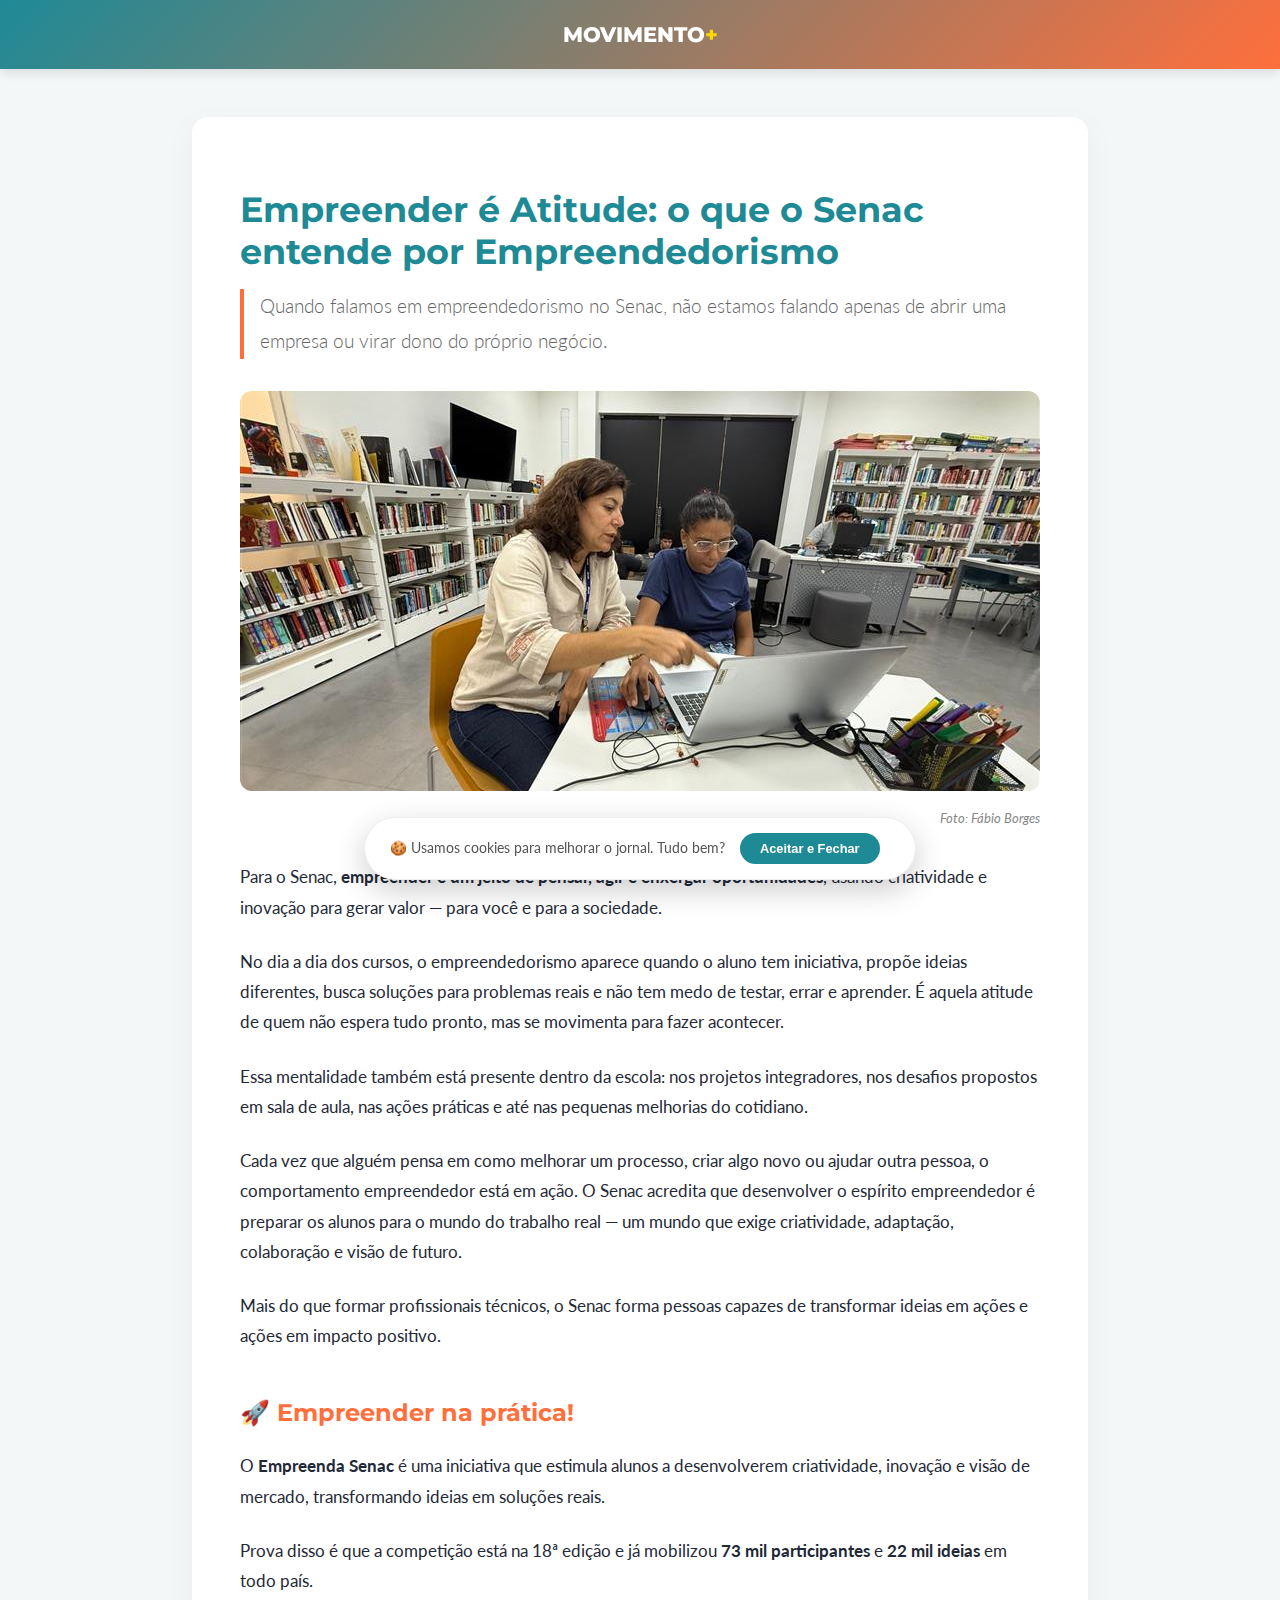
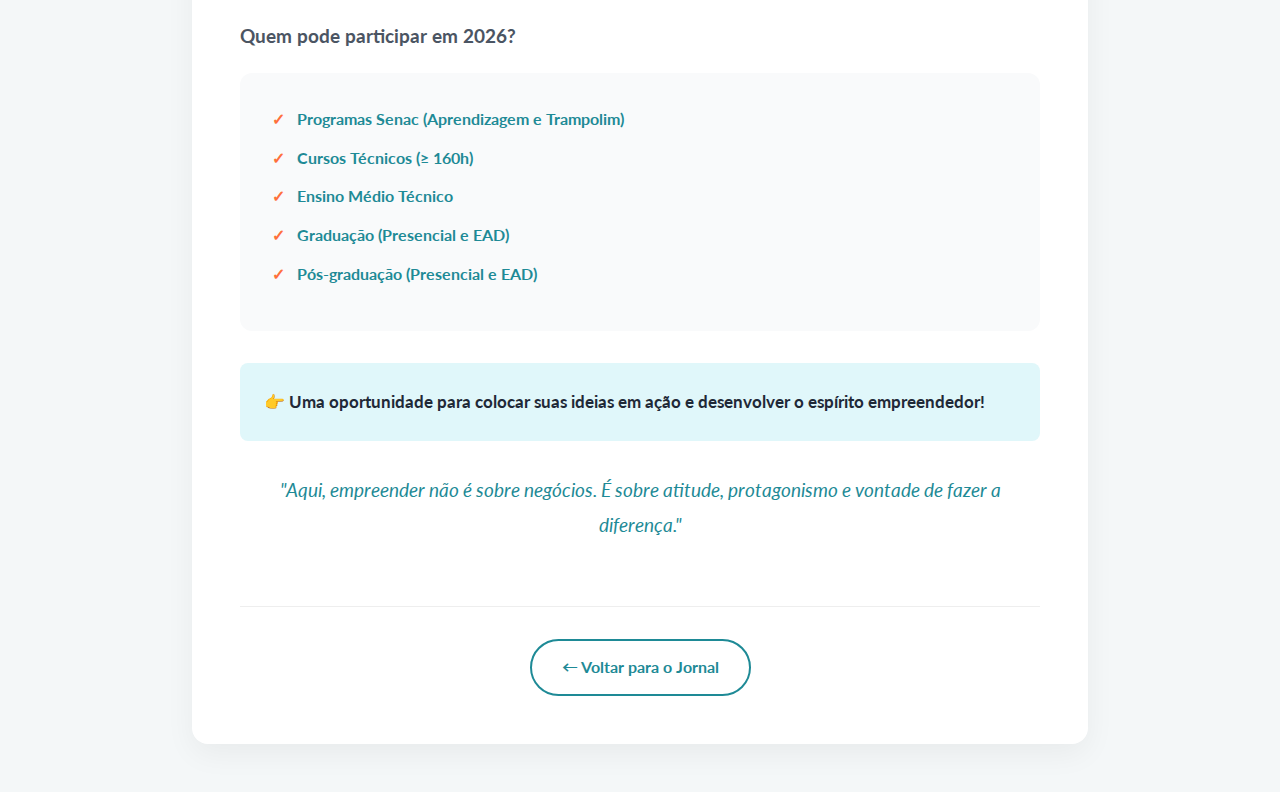
<file: artigo-empreendedorismo.html>
<!DOCTYPE html>
<html lang="pt-BR">
<head>
    <meta charset="UTF-8">
    <meta name="viewport" content="width=device-width, initial-scale=1.0">
    <title>MOVIMENTO+ | Empreendedorismo</title>
    <link href="https://fonts.googleapis.com/css2?family=Lato:wght@300;400;700&family=Montserrat:wght@600;700;800&display=swap" rel="stylesheet">
    
    <style>
        /* ========== ESTILOS GERAIS (Reutilizados) ========== */
        :root {
            --color-primary: #1E8A96;
            --color-secondary: #FF6F3C;
            --color-bg: #F4F7F8;
            --color-dark: #1F2937;
            --color-text: #4B5563;
            --color-white: #FFFFFF;
        }

        body {
            font-family: 'Lato', sans-serif;
            background-color: var(--color-bg);
            color: var(--color-text);
            line-height: 1.8;
            margin: 0;
            padding: 0;
        }

        /* Header Simplificado para Página Interna */
        header {
            background: linear-gradient(135deg, var(--color-primary), var(--color-secondary));
            padding: 1rem;
            text-align: center;
            position: sticky;
            top: 0;
            box-shadow: 0 4px 10px rgba(0,0,0,0.1);
	    z-index: 1000;
        }

        .brand {
            font-family: 'Montserrat', sans-serif;
            font-weight: 800;
            color: white;
            text-decoration: none;
            font-size: 1.3rem;
        }

        /* Container de Leitura */
        .article-container {
            max-width: 800px;
            margin: 3rem auto;
            background: white;
            padding: 3rem;
            border-radius: 16px;
            box-shadow: 0 10px 30px rgba(0,0,0,0.05);
        }

        /* Tipografia do Artigo */
        h1 {
            font-family: 'Montserrat', sans-serif;
            color: var(--color-primary);
            font-size: 2.2rem;
            line-height: 1.2;
            margin-bottom: 1rem;
        }

        .lead {
            font-size: 1.2rem;
            color: #666;
            font-weight: 300;
            margin-bottom: 2rem;
            display: block;
            border-left: 4px solid var(--color-secondary);
            padding-left: 1rem;
        }

        .article-img {
            width: 100%;
            height: 400px;
            object-fit: cover;
            border-radius: 12px;
            margin-bottom: 0.5rem;
        }

        .img-caption {
            font-size: 0.8rem;
            color: #888;
            text-align: right;
            display: block;
            margin-bottom: 2rem;
            font-style: italic;
        }

        /* Conteúdo do Texto */
        .content p {
            margin-bottom: 1.5rem;
            font-size: 1.05rem;
            color: var(--color-dark);
        }

        .content h2 {
            font-family: 'Montserrat', sans-serif;
            color: var(--color-secondary);
            margin-top: 2.5rem;
            margin-bottom: 1rem;
        }

        /* Lista Personalizada */
        .custom-list {
            background: #F9FAFB;
            padding: 2rem;
            border-radius: 12px;
            list-style: none;
        }

        .custom-list li {
            margin-bottom: 10px;
            padding-left: 25px;
            position: relative;
            font-weight: 700;
            color: var(--color-primary);
        }

        .custom-list li::before {
            content: "✓";
            position: absolute;
            left: 0;
            color: var(--color-secondary);
        }

        /* Botão Voltar */
        .back-btn-container {
            margin-top: 4rem;
            padding-top: 2rem;
            border-top: 1px solid #eee;
            text-align: center;
        }

        .back-btn {
            display: inline-block;
            text-decoration: none;
            color: var(--color-primary);
            font-weight: bold;
            border: 2px solid var(--color-primary);
            padding: 12px 30px;
            border-radius: 50px;
            transition: 0.3s;
        }

        .back-btn:hover {
            background: var(--color-primary);
            color: white;
        }

        @media (max-width: 600px) {
            .article-container { margin: 1rem; padding: 1.5rem; }
            h1 { font-size: 1.8rem; }
            .article-img { height: 250px; }
        }
    </style>
<script async src="https://www.googletagmanager.com/gtag/js?id=G-JFYGJDNBEE"></script>
<script>
  window.dataLayer = window.dataLayer || [];
  function gtag(){dataLayer.push(arguments);}
  gtag('js', new Date());

  gtag('config', 'G-JFYGJDNBEE');
</script>

<style>
    #cookie-banner {
        position: fixed; bottom: 20px; left: 50%; transform: translateX(-50%);
        background: white; padding: 15px 25px; border-radius: 50px;
        box-shadow: 0 10px 30px rgba(0,0,0,0.2); display: none; align-items: center;
        gap: 15px; z-index: 9999; width: 90%; max-width: 500px; border: 1px solid #eee;
    }
    .cookie-text { font-family: 'Lato', sans-serif; font-size: 0.85rem; color: #555; }
    .cookie-btn {
        background: #1E8A96; color: white; border: none; padding: 8px 20px;
        border-radius: 20px; cursor: pointer; font-weight: bold; font-size: 0.8rem;
    }
    .cookie-btn:hover { background: #156d75; }
</style>

<div id="cookie-banner">
    <span class="cookie-text">🍪 Usamos cookies para melhorar o jornal. Tudo bem?</span>
    <button class="cookie-btn" onclick="acceptCookies()">Aceitar e Fechar</button>
</div>

<script>
    function checkCookies() {
        if (!localStorage.getItem('movimento_cookies_accepted')) {
            document.getElementById('cookie-banner').style.display = 'flex';
        }
    }
    function acceptCookies() {
        localStorage.setItem('movimento_cookies_accepted', 'true');
        document.getElementById('cookie-banner').style.display = 'none';
    }
    window.onload = function() { checkCookies(); };
</script>
</head>
<body>

    <header>
        <a href="index.html" class="brand">MOVIMENTO<span style="color: #FFD700;">+</span></a>
    </header>

    <main class="article-container">
        
        <h1>Empreender é Atitude: o que o Senac entende por Empreendedorismo</h1>
        
        <span class="lead">Quando falamos em empreendedorismo no Senac, não estamos falando apenas de abrir uma empresa ou virar dono do próprio negócio.</span>

        <img src="imagem-artigo-empreendedorismo.jpg" alt="Alunos empreendendo" class="article-img">
        <span class="img-caption">Foto: Fábio Borges</span>

        <div class="content">
            <p>Para o Senac, <strong>empreender é um jeito de pensar, agir e enxergar oportunidades</strong>, usando criatividade e inovação para gerar valor — para você e para a sociedade.</p>

	    <p>No dia a dia dos cursos, o empreendedorismo aparece quando o aluno tem iniciativa, propõe ideias diferentes, busca soluções para problemas reais e não tem medo de testar, errar e aprender. É aquela atitude de quem não espera tudo pronto, mas se movimenta para fazer acontecer.</p>
            
            <p>Essa mentalidade também está presente dentro da escola: nos projetos integradores, nos desafios propostos em sala de aula, nas ações práticas e até nas pequenas melhorias do cotidiano.</p>
            
            <p>Cada vez que alguém pensa em como melhorar um processo, criar algo novo ou ajudar outra pessoa, o comportamento empreendedor está em ação. O Senac acredita que desenvolver o espírito empreendedor é preparar os alunos para o mundo do trabalho real — um mundo que exige criatividade, adaptação, colaboração e visão de futuro.</p>
            
            <p>Mais do que formar profissionais técnicos, o Senac forma pessoas capazes de transformar ideias em ações e ações em impacto positivo.</p>

            <h2>🚀 Empreender na prática!</h2>
            <p>O <strong>Empreenda Senac</strong> é uma iniciativa que estimula alunos a desenvolverem criatividade, inovação e visão de mercado, transformando ideias em soluções reais.</p>
            
            <p>Prova disso é que a competição está na 18ª edição e já mobilizou <strong>73 mil participantes</strong> e <strong>22 mil ideias</strong> em todo país.</p>

            <h3>Quem pode participar em 2026?</h3>
            <ul class="custom-list">
                <li>Programas Senac (Aprendizagem e Trampolim)</li>
                <li>Cursos Técnicos (≥ 160h)</li>
                <li>Ensino Médio Técnico</li>
                <li>Graduação (Presencial e EAD)</li>
                <li>Pós-graduação (Presencial e EAD)</li>
            </ul>

            <p style="background: #E0F7FA; padding: 1.5rem; border-radius: 8px; font-weight: bold; margin-top: 2rem;">
                👉 Uma oportunidade para colocar suas ideias em ação e desenvolver o espírito empreendedor!
            </p>

            <p style="text-align: center; margin-top: 2rem; font-style: italic; color: var(--color-primary); font-size: 1.2rem;">
                "Aqui, empreender não é sobre negócios. É sobre atitude, protagonismo e vontade de fazer a diferença."
            </p>
        </div>

        <div class="back-btn-container">
            <a href="index.html" class="back-btn">← Voltar para o Jornal</a>
        </div>

    </main>

</body>
</html>
</file>
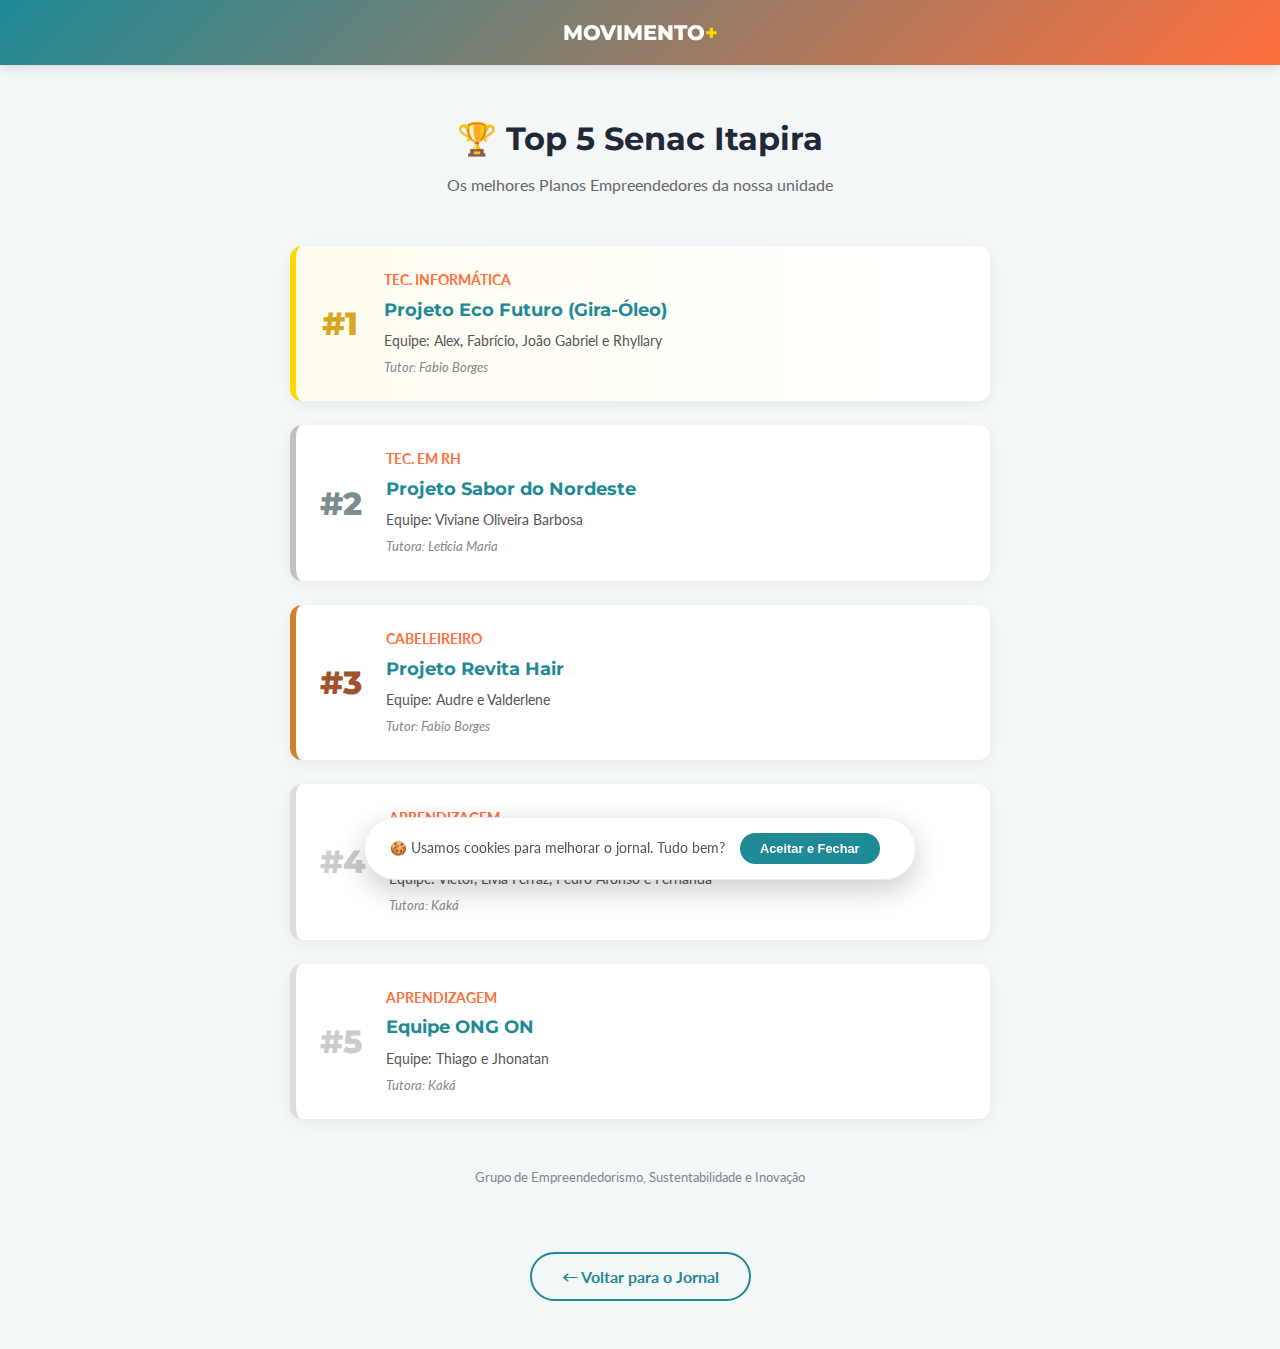
<file: ranking-itapira.html>
<!DOCTYPE html>
<html lang="pt-BR">
<head>
    <meta charset="UTF-8">
    <meta name="viewport" content="width=device-width, initial-scale=1.0">
    <title>MOVIMENTO+ | Ranking Itapira</title>
    <link href="https://fonts.googleapis.com/css2?family=Lato:wght@300;400;700&family=Montserrat:wght@600;700;800&display=swap" rel="stylesheet">
    
    <style>
        /* ========== ESTILOS GERAIS (Identidade Visual) ========== */
        :root {
            --color-primary: #1E8A96;
            --color-secondary: #FF6F3C;
            --color-bg: #F4F7F8;
            --color-dark: #1F2937;
            --color-white: #FFFFFF;
        }

        body {
            font-family: 'Lato', sans-serif;
            background-color: var(--color-bg);
            color: #4B5563;
            line-height: 1.6;
            margin: 0; padding: 0;
        }

        header {
            background: linear-gradient(135deg, var(--color-primary), var(--color-secondary));
            padding: 1rem;
            text-align: center;
            position: sticky;
            top: 0;
            z-index: 1000;
            box-shadow: 0 4px 10px rgba(0,0,0,0.1);
        }

        .brand {
            font-family: 'Montserrat', sans-serif;
            font-weight: 800;
            color: white;
            text-decoration: none;
            font-size: 1.3rem;
        }

        .container {
            max-width: 700px;
            margin: 3rem auto;
            padding: 0 1.5rem;
        }

        h1 {
            font-family: 'Montserrat', sans-serif;
            color: var(--color-dark);
            text-align: center;
            margin-bottom: 0.5rem;
        }

        .subtitle {
            text-align: center;
            display: block;
            margin-bottom: 3rem;
            color: #666;
        }

        /* ESTILO DO RANKING */
        .ranking-list {
            display: flex;
            flex-direction: column;
            gap: 1.5rem;
        }

        .rank-item {
            display: flex;
            align-items: center;
            background: white;
            border-radius: 12px;
            padding: 1.5rem;
            box-shadow: 0 4px 15px rgba(0,0,0,0.05);
            border-left: 6px solid #ddd;
            transition: transform 0.3s;
        }

        .rank-item:hover { transform: translateX(5px); }

        /* Cores das Medalhas */
        .rank-item.gold { border-left-color: #FFD700; background: linear-gradient(to right, #FFFDF0, #fff); }
        .rank-item.silver { border-left-color: #C0C0C0; }
        .rank-item.bronze { border-left-color: #CD7F32; }

        .rank-number {
            font-family: 'Montserrat', sans-serif;
            font-size: 2rem;
            font-weight: 800;
            margin-right: 1.5rem;
            min-width: 40px;
            text-align: center;
            color: #ccc;
        }

        .gold .rank-number { color: #DAA520; }
        .silver .rank-number { color: #7F8C8D; }
        .bronze .rank-number { color: #A0522D; }

        .rank-info h3 {
            margin: 0 0 5px 0;
            font-family: 'Montserrat', sans-serif;
            color: var(--color-primary);
            font-size: 1.1rem;
        }

        .rank-course {
            font-size: 0.85rem;
            font-weight: 700;
            color: var(--color-secondary);
            text-transform: uppercase;
            margin-bottom: 4px;
            display: block;
        }

        .rank-team {
            font-size: 0.9rem;
            color: #555;
        }

        .tutor {
            font-size: 0.8rem;
            color: #888;
            font-style: italic;
            margin-top: 5px;
            display: block;
        }

        .back-btn-container {
            margin-top: 4rem;
            text-align: center;
        }

        .back-btn {
            display: inline-block;
            text-decoration: none;
            color: var(--color-primary);
            font-weight: bold;
            border: 2px solid var(--color-primary);
            padding: 10px 30px;
            border-radius: 50px;
            transition: 0.3s;
        }
        .back-btn:hover { background: var(--color-primary); color: white; }

        @media (max-width: 600px) {
            .rank-item { flex-direction: column; text-align: center; gap: 10px; }
            .rank-number { margin: 0; font-size: 1.5rem; }
        }
    </style>
<script async src="https://www.googletagmanager.com/gtag/js?id=G-JFYGJDNBEE"></script>
<script>
  window.dataLayer = window.dataLayer || [];
  function gtag(){dataLayer.push(arguments);}
  gtag('js', new Date());

  gtag('config', 'G-JFYGJDNBEE');
</script>

<style>
    #cookie-banner {
        position: fixed; bottom: 20px; left: 50%; transform: translateX(-50%);
        background: white; padding: 15px 25px; border-radius: 50px;
        box-shadow: 0 10px 30px rgba(0,0,0,0.2); display: none; align-items: center;
        gap: 15px; z-index: 9999; width: 90%; max-width: 500px; border: 1px solid #eee;
    }
    .cookie-text { font-family: 'Lato', sans-serif; font-size: 0.85rem; color: #555; }
    .cookie-btn {
        background: #1E8A96; color: white; border: none; padding: 8px 20px;
        border-radius: 20px; cursor: pointer; font-weight: bold; font-size: 0.8rem;
    }
    .cookie-btn:hover { background: #156d75; }
</style>

<div id="cookie-banner">
    <span class="cookie-text">🍪 Usamos cookies para melhorar o jornal. Tudo bem?</span>
    <button class="cookie-btn" onclick="acceptCookies()">Aceitar e Fechar</button>
</div>

<script>
    function checkCookies() {
        if (!localStorage.getItem('movimento_cookies_accepted')) {
            document.getElementById('cookie-banner').style.display = 'flex';
        }
    }
    function acceptCookies() {
        localStorage.setItem('movimento_cookies_accepted', 'true');
        document.getElementById('cookie-banner').style.display = 'none';
    }
    window.onload = function() { checkCookies(); };
</script>
</head>
<body>

    <header>
        <a href="index.html" class="brand">MOVIMENTO<span style="color: #FFD700;">+</span></a>
    </header>

    <main class="container">
        <h1>🏆 Top 5 Senac Itapira</h1>
        <span class="subtitle">Os melhores Planos Empreendedores da nossa unidade</span>

        <div class="ranking-list">
            
            <div class="rank-item gold">
                <div class="rank-number">#1</div>
                <div class="rank-info">
                    <span class="rank-course">Tec. Informática</span>
                    <h3>Projeto Eco Futuro (Gira-Óleo)</h3>
                    <div class="rank-team">Equipe: Alex, Fabrício, João Gabriel e Rhyllary</div>
                    <span class="tutor">Tutor: Fabio Borges</span>
                </div>
            </div>

            <div class="rank-item silver">
                <div class="rank-number">#2</div>
                <div class="rank-info">
                    <span class="rank-course">Tec. em RH</span>
                    <h3>Projeto Sabor do Nordeste</h3>
                    <div class="rank-team">Equipe: Viviane Oliveira Barbosa</div>
                    <span class="tutor">Tutora: Leticia Maria</span>
                </div>
            </div>

            <div class="rank-item bronze">
                <div class="rank-number">#3</div>
                <div class="rank-info">
                    <span class="rank-course">Cabeleireiro</span>
                    <h3>Projeto Revita Hair</h3>
                    <div class="rank-team">Equipe: Audre e Valderlene</div>
                    <span class="tutor">Tutor: Fabio Borges</span>
                </div>
            </div>

            <div class="rank-item">
                <div class="rank-number">#4</div>
                <div class="rank-info">
                    <span class="rank-course">Aprendizagem</span>
                    <h3>Projeto Minha Cidade</h3>
                    <div class="rank-team">Equipe: Victor, Lívia Ferraz, Pedro Afonso e Fernanda</div>
                    <span class="tutor">Tutora: Kaká</span>
                </div>
            </div>

            <div class="rank-item">
                <div class="rank-number">#5</div>
                <div class="rank-info">
                    <span class="rank-course">Aprendizagem</span>
                    <h3>Equipe ONG ON</h3>
                    <div class="rank-team">Equipe: Thiago e Jhonatan</div>
                    <span class="tutor">Tutora: Kaká</span>
                </div>
            </div>

        </div>

        <div style="text-align: center; margin-top: 3rem; font-size: 0.8rem; opacity: 0.7;">
            Grupo de Empreendedorismo, Sustentabilidade e Inovação
        </div>

        <div class="back-btn-container">
            <a href="index.html" class="back-btn">← Voltar para o Jornal</a>
        </div>
    </main>

</body>
</html>
</file>
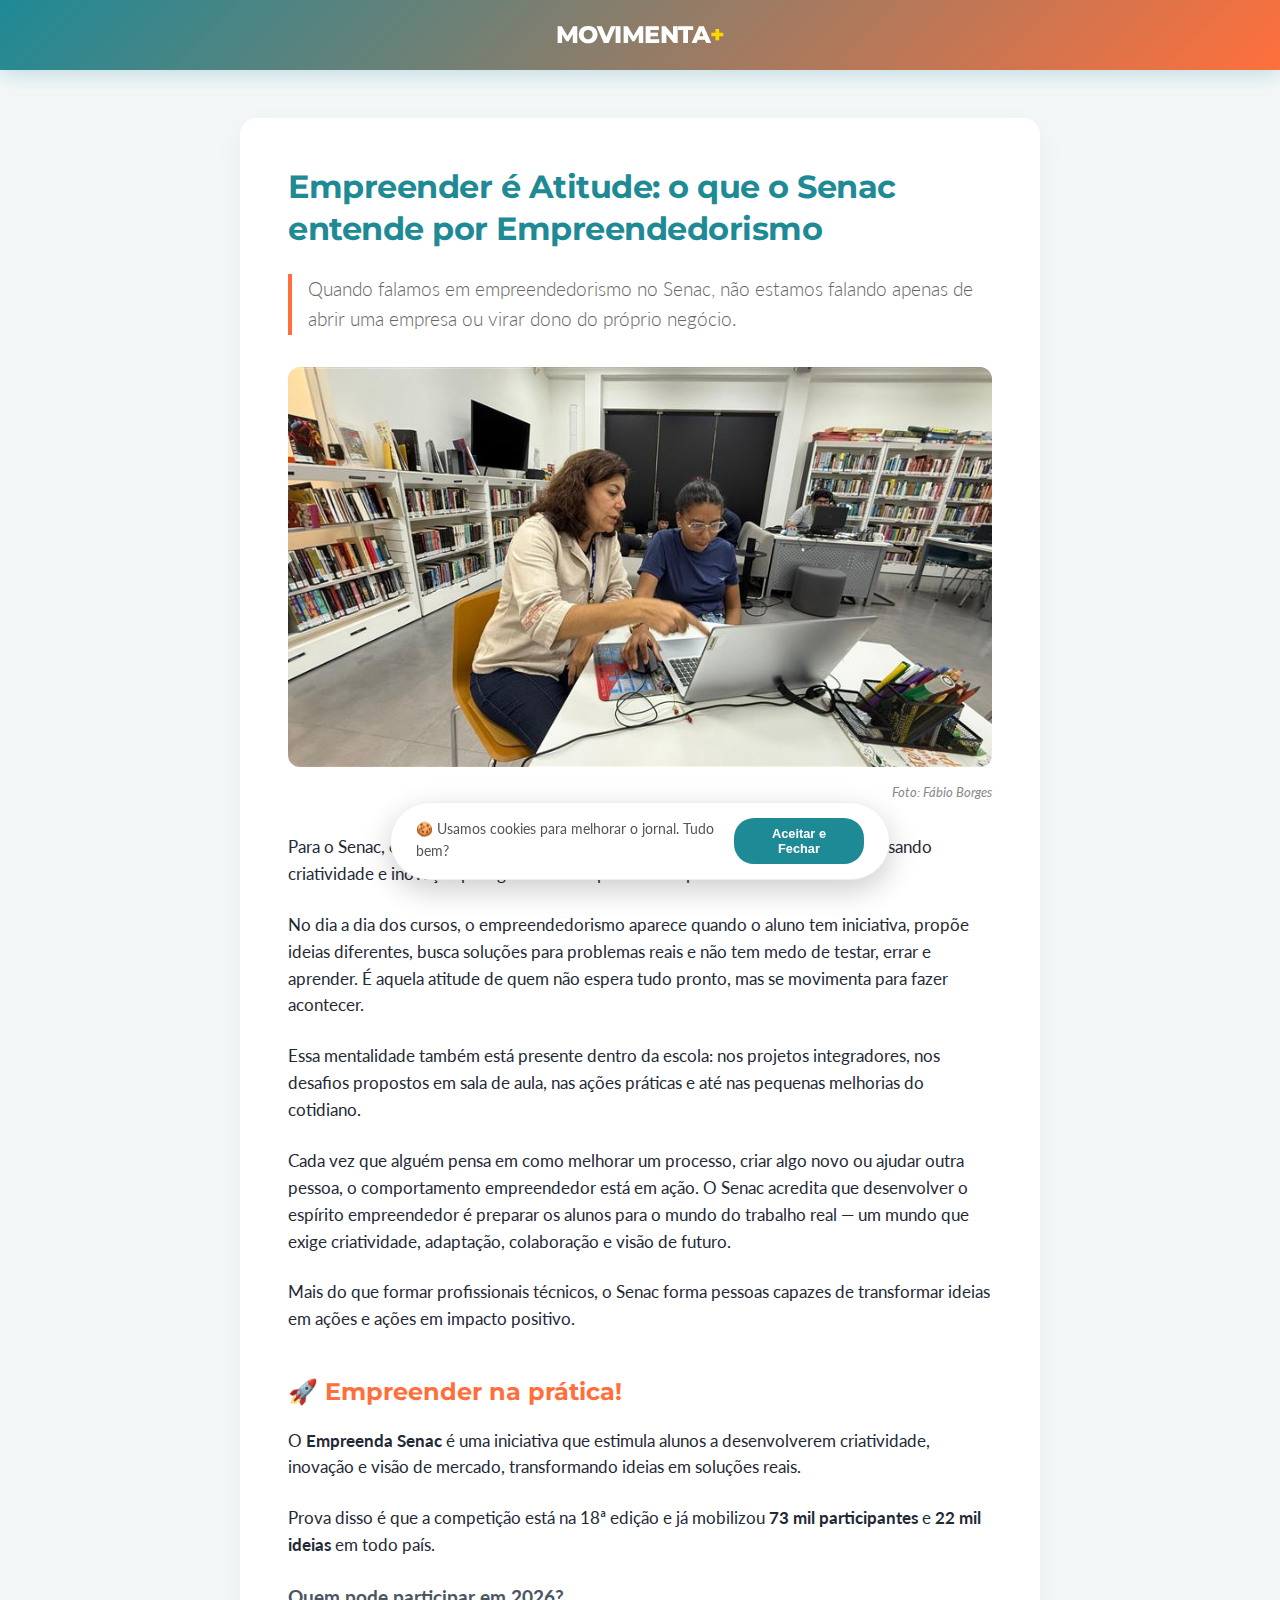
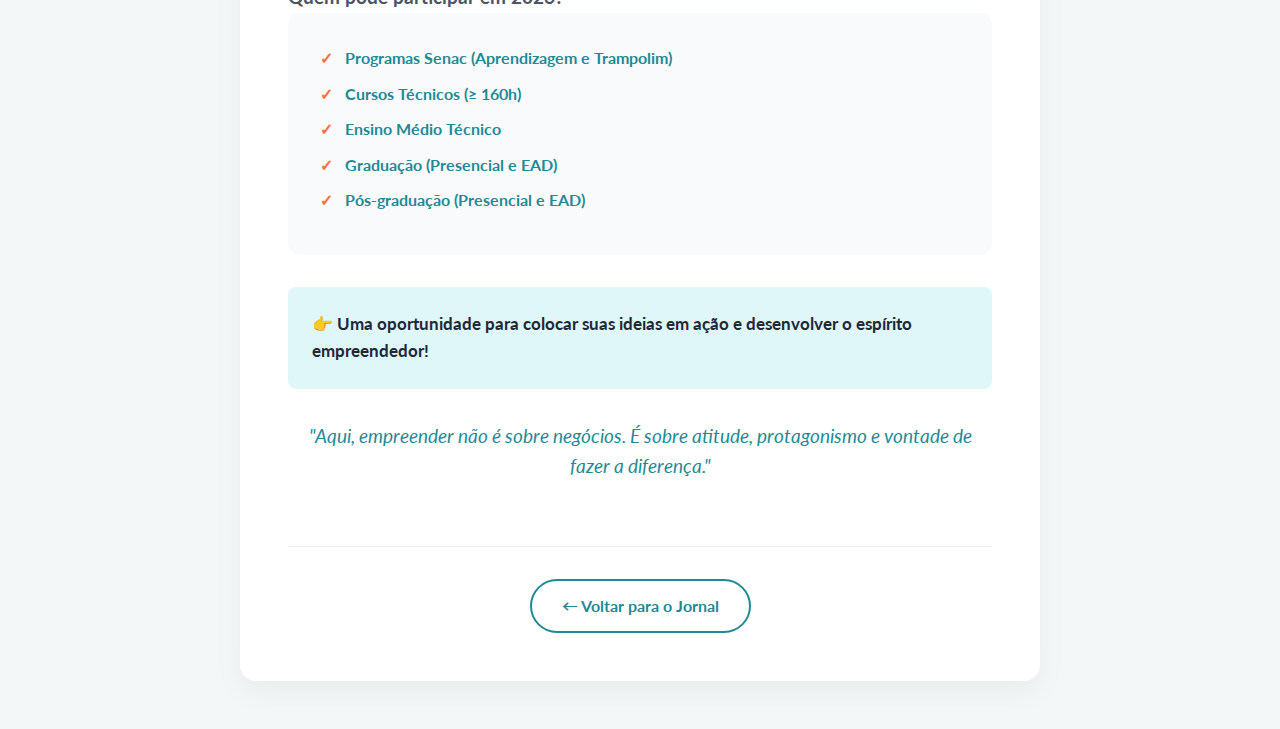
<file: materias/2026-01/artigo-empreendedorismo.html>
<!DOCTYPE html>
<html lang="pt-BR">
<head>
    <meta charset="UTF-8">
    <meta name="viewport" content="width=device-width, initial-scale=1.0">
    <title>MOVIMENTA+ | Empreendedorismo</title>
    <link href="https://fonts.googleapis.com/css2?family=Lato:wght@300;400;700&family=Montserrat:wght@600;700;800&display=swap" rel="stylesheet">

    <link rel="stylesheet" href="../../style.css">

<script async src="https://www.googletagmanager.com/gtag/js?id=G-JFYGJDNBEE"></script>
<script>
  window.dataLayer = window.dataLayer || [];
  function gtag(){dataLayer.push(arguments);}
  gtag('js', new Date());

  gtag('config', 'G-JFYGJDNBEE');
</script>

<style>
    #cookie-banner {
        position: fixed; bottom: 20px; left: 50%; transform: translateX(-50%);
        background: white; padding: 15px 25px; border-radius: 50px;
        box-shadow: 0 10px 30px rgba(0,0,0,0.2); display: none; align-items: center;
        gap: 15px; z-index: 9999; width: 90%; max-width: 500px; border: 1px solid #eee;
    }
    .cookie-text { font-family: 'Lato', sans-serif; font-size: 0.85rem; color: #555; }
    .cookie-btn {
        background: #1E8A96; color: white; border: none; padding: 8px 20px;
        border-radius: 20px; cursor: pointer; font-weight: bold; font-size: 0.8rem;
    }
    .cookie-btn:hover { background: #156d75; }
</style>

<div id="cookie-banner">
    <span class="cookie-text">🍪 Usamos cookies para melhorar o jornal. Tudo bem?</span>
    <button class="cookie-btn" onclick="acceptCookies()">Aceitar e Fechar</button>
</div>

<script>
    function checkCookies() {
        if (!localStorage.getItem('movimenta_cookies_accepted')) {
            document.getElementById('cookie-banner').style.display = 'flex';
        }
    }
    function acceptCookies() {
        localStorage.setItem('movimenta_cookies_accepted', 'true');
        document.getElementById('cookie-banner').style.display = 'none';
    }
    window.onload = function() { checkCookies(); };
</script>
</head>
<body>

    <header style="display: flex; justify-content: center;">
        <a href="../../versoes-passadas/janeiro-2026.html" style="text-decoration: none; align-items: center;"  class="logo-text">MOVIMENTA<span style="color: #FFD700;">+</span></a>
    </header>

    <main class="article-container">
        
        <h1>Empreender é Atitude: o que o Senac entende por Empreendedorismo</h1>
        
        <span class="lead">Quando falamos em empreendedorismo no Senac, não estamos falando apenas de abrir uma empresa ou virar dono do próprio negócio.</span>

        <img src="../../assets/2026-01/imagem-artigo-empreendedorismo.jpg" alt="Alunos empreendendo" class="article-img">
        <span class="img-caption">Foto: Fábio Borges</span>

        <div class="content">
            <p>Para o Senac, <strong>empreender é um jeito de pensar, agir e enxergar oportunidades</strong>, usando criatividade e inovação para gerar valor — para você e para a sociedade.</p>

	    <p>No dia a dia dos cursos, o empreendedorismo aparece quando o aluno tem iniciativa, propõe ideias diferentes, busca soluções para problemas reais e não tem medo de testar, errar e aprender. É aquela atitude de quem não espera tudo pronto, mas se movimenta para fazer acontecer.</p>
            
            <p>Essa mentalidade também está presente dentro da escola: nos projetos integradores, nos desafios propostos em sala de aula, nas ações práticas e até nas pequenas melhorias do cotidiano.</p>
            
            <p>Cada vez que alguém pensa em como melhorar um processo, criar algo novo ou ajudar outra pessoa, o comportamento empreendedor está em ação. O Senac acredita que desenvolver o espírito empreendedor é preparar os alunos para o mundo do trabalho real — um mundo que exige criatividade, adaptação, colaboração e visão de futuro.</p>
            
            <p>Mais do que formar profissionais técnicos, o Senac forma pessoas capazes de transformar ideias em ações e ações em impacto positivo.</p>

            <h2>🚀 Empreender na prática!</h2>
            <p>O <strong>Empreenda Senac</strong> é uma iniciativa que estimula alunos a desenvolverem criatividade, inovação e visão de mercado, transformando ideias em soluções reais.</p>
            
            <p>Prova disso é que a competição está na 18ª edição e já mobilizou <strong>73 mil participantes</strong> e <strong>22 mil ideias</strong> em todo país.</p>

            <h3>Quem pode participar em 2026?</h3>
            <ul class="custom-list">
                <li>Programas Senac (Aprendizagem e Trampolim)</li>
                <li>Cursos Técnicos (≥ 160h)</li>
                <li>Ensino Médio Técnico</li>
                <li>Graduação (Presencial e EAD)</li>
                <li>Pós-graduação (Presencial e EAD)</li>
            </ul>

            <p style="background: #E0F7FA; padding: 1.5rem; border-radius: 8px; font-weight: bold; margin-top: 2rem;">
                👉 Uma oportunidade para colocar suas ideias em ação e desenvolver o espírito empreendedor!
            </p>

            <p style="text-align: center; margin-top: 2rem; font-style: italic; color: var(--color-primary); font-size: 1.2rem;">
                "Aqui, empreender não é sobre negócios. É sobre atitude, protagonismo e vontade de fazer a diferença."
            </p>
        </div>

        <div class="back-btn-container">
            <a href="../../versoes-passadas/janeiro-2026.html" class="back-btn">← Voltar para o Jornal</a>
        </div>

    </main>

</body>
</html>
</file>
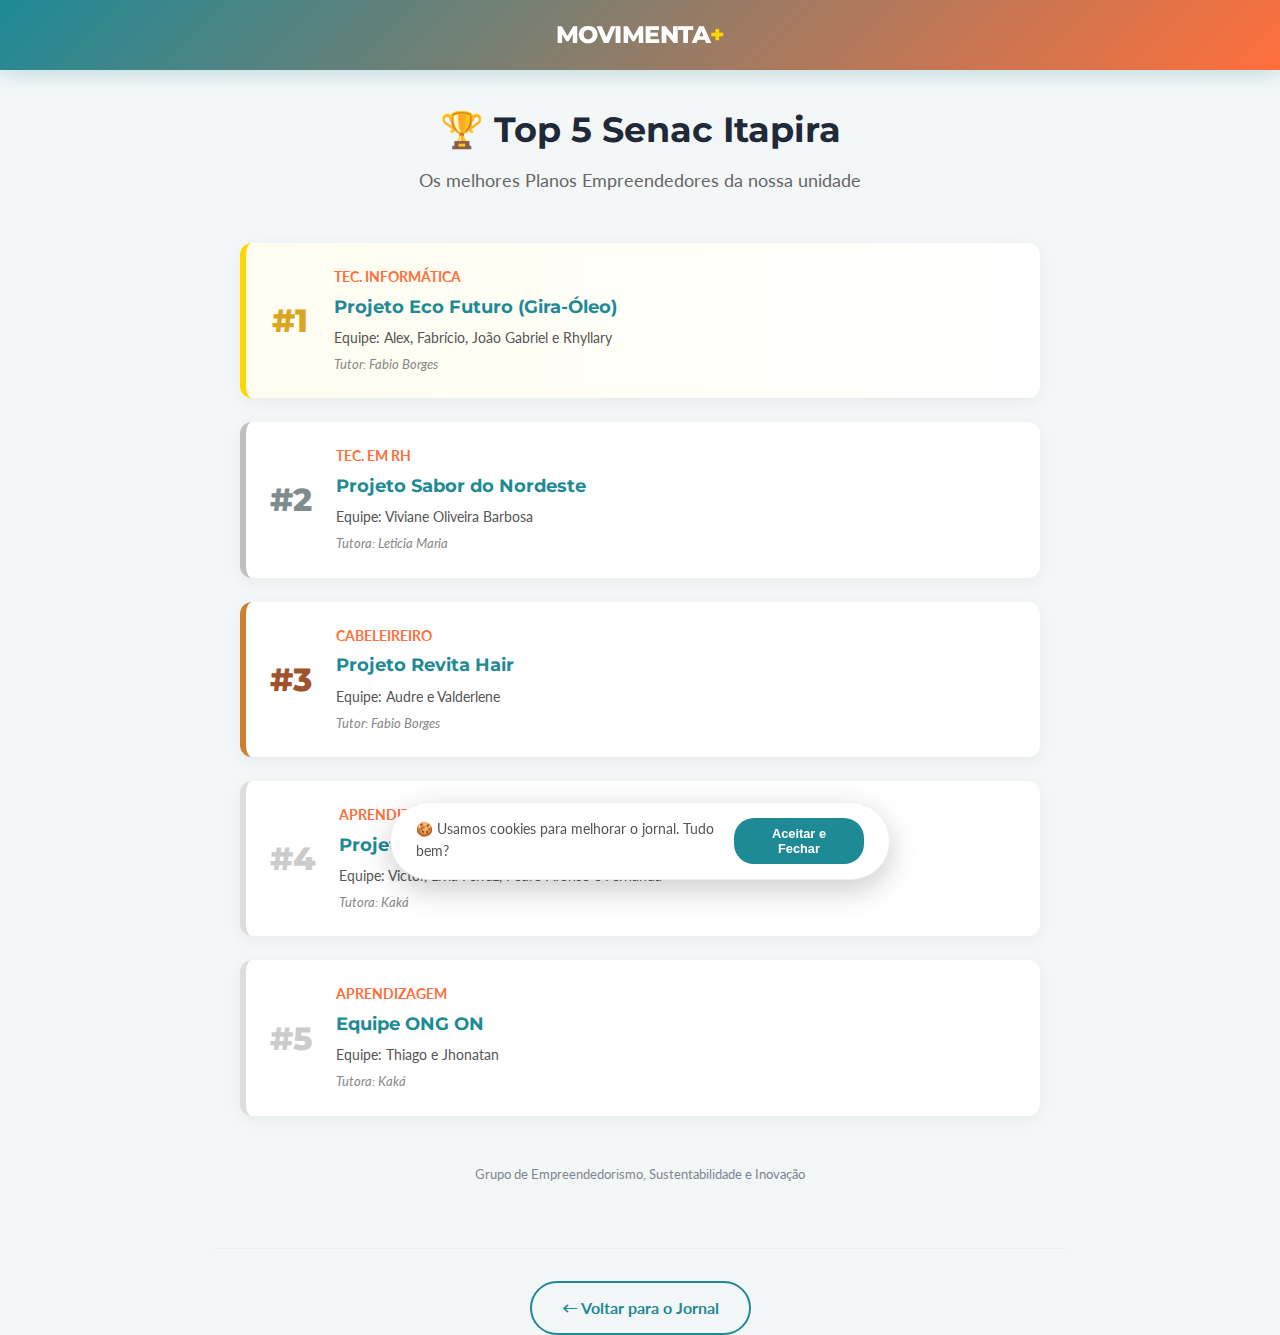
<file: materias/2026-01/ranking-itapira.html>
<!DOCTYPE html>
<html lang="pt-BR">
<head>
    <meta charset="UTF-8">
    <meta name="viewport" content="width=device-width, initial-scale=1.0">
    <title>MOVIMENTA+ | Ranking Itapira</title>
    <link href="https://fonts.googleapis.com/css2?family=Lato:wght@300;400;700&family=Montserrat:wght@600;700;800&display=swap" rel="stylesheet">
    
    <link rel="stylesheet" href="../../style.css">
    
<script async src="https://www.googletagmanager.com/gtag/js?id=G-JFYGJDNBEE"></script>
<script>
  window.dataLayer = window.dataLayer || [];
  function gtag(){dataLayer.push(arguments);}
  gtag('js', new Date());

  gtag('config', 'G-JFYGJDNBEE');
</script>

<style>
    #cookie-banner {
        position: fixed; bottom: 20px; left: 50%; transform: translateX(-50%);
        background: white; padding: 15px 25px; border-radius: 50px;
        box-shadow: 0 10px 30px rgba(0,0,0,0.2); display: none; align-items: center;
        gap: 15px; z-index: 9999; width: 90%; max-width: 500px; border: 1px solid #eee;
    }
    .cookie-text { font-family: 'Lato', sans-serif; font-size: 0.85rem; color: #555; }
    .cookie-btn {
        background: #1E8A96; color: white; border: none; padding: 8px 20px;
        border-radius: 20px; cursor: pointer; font-weight: bold; font-size: 0.8rem;
    }
    .cookie-btn:hover { background: #156d75; }
</style>

<div id="cookie-banner">
    <span class="cookie-text">🍪 Usamos cookies para melhorar o jornal. Tudo bem?</span>
    <button class="cookie-btn" onclick="acceptCookies()">Aceitar e Fechar</button>
</div>

<script>
    function checkCookies() {
        if (!localStorage.getItem('movimenta_cookies_accepted')) {
            document.getElementById('cookie-banner').style.display = 'flex';
        }
    }
    function acceptCookies() {
        localStorage.setItem('movimenta_cookies_accepted', 'true');
        document.getElementById('cookie-banner').style.display = 'none';
    }
    window.onload = function() { checkCookies(); };
</script>
</head>
<body>

    <header style="display: flex; justify-content: center;">
        <a href="../../versoes-passadas/janeiro-2026.html" style="align-items: center; text-decoration: none;" class="logo-text">MOVIMENTA<span style="color: #FFD700;">+</span></a>
    </header>

    <main class="container">
        <h1 class="ranking-title">🏆 Top 5 Senac Itapira</h1>
        <span class="ranking-subtitle">Os melhores Planos Empreendedores da nossa unidade</span>

        <div class="ranking-list">
            
            <div class="rank-item gold">
                <div class="rank-number">#1</div>
                <div class="rank-info">
                    <span class="rank-course">Tec. Informática</span>
                    <h3>Projeto Eco Futuro (Gira-Óleo)</h3>
                    <div class="rank-team">Equipe: Alex, Fabrício, João Gabriel e Rhyllary</div>
                    <span class="tutor">Tutor: Fabio Borges</span>
                </div>
            </div>

            <div class="rank-item silver">
                <div class="rank-number">#2</div>
                <div class="rank-info">
                    <span class="rank-course">Tec. em RH</span>
                    <h3>Projeto Sabor do Nordeste</h3>
                    <div class="rank-team">Equipe: Viviane Oliveira Barbosa</div>
                    <span class="tutor">Tutora: Leticia Maria</span>
                </div>
            </div>

            <div class="rank-item bronze">
                <div class="rank-number">#3</div>
                <div class="rank-info">
                    <span class="rank-course">Cabeleireiro</span>
                    <h3>Projeto Revita Hair</h3>
                    <div class="rank-team">Equipe: Audre e Valderlene</div>
                    <span class="tutor">Tutor: Fabio Borges</span>
                </div>
            </div>

            <div class="rank-item">
                <div class="rank-number">#4</div>
                <div class="rank-info">
                    <span class="rank-course">Aprendizagem</span>
                    <h3>Projeto Minha Cidade</h3>
                    <div class="rank-team">Equipe: Victor, Lívia Ferraz, Pedro Afonso e Fernanda</div>
                    <span class="tutor">Tutora: Kaká</span>
                </div>
            </div>

            <div class="rank-item">
                <div class="rank-number">#5</div>
                <div class="rank-info">
                    <span class="rank-course">Aprendizagem</span>
                    <h3>Equipe ONG ON</h3>
                    <div class="rank-team">Equipe: Thiago e Jhonatan</div>
                    <span class="tutor">Tutora: Kaká</span>
                </div>
            </div>

        </div>

        <div style="text-align: center; margin-top: 3rem; font-size: 0.8rem; opacity: 0.7;">
            Grupo de Empreendedorismo, Sustentabilidade e Inovação
        </div>

        <div class="back-btn-container">
            <a href="../../versoes-passadas/janeiro-2026.html" class="back-btn">← Voltar para o Jornal</a>
        </div>
    </main>

</body>
</html>
</file>
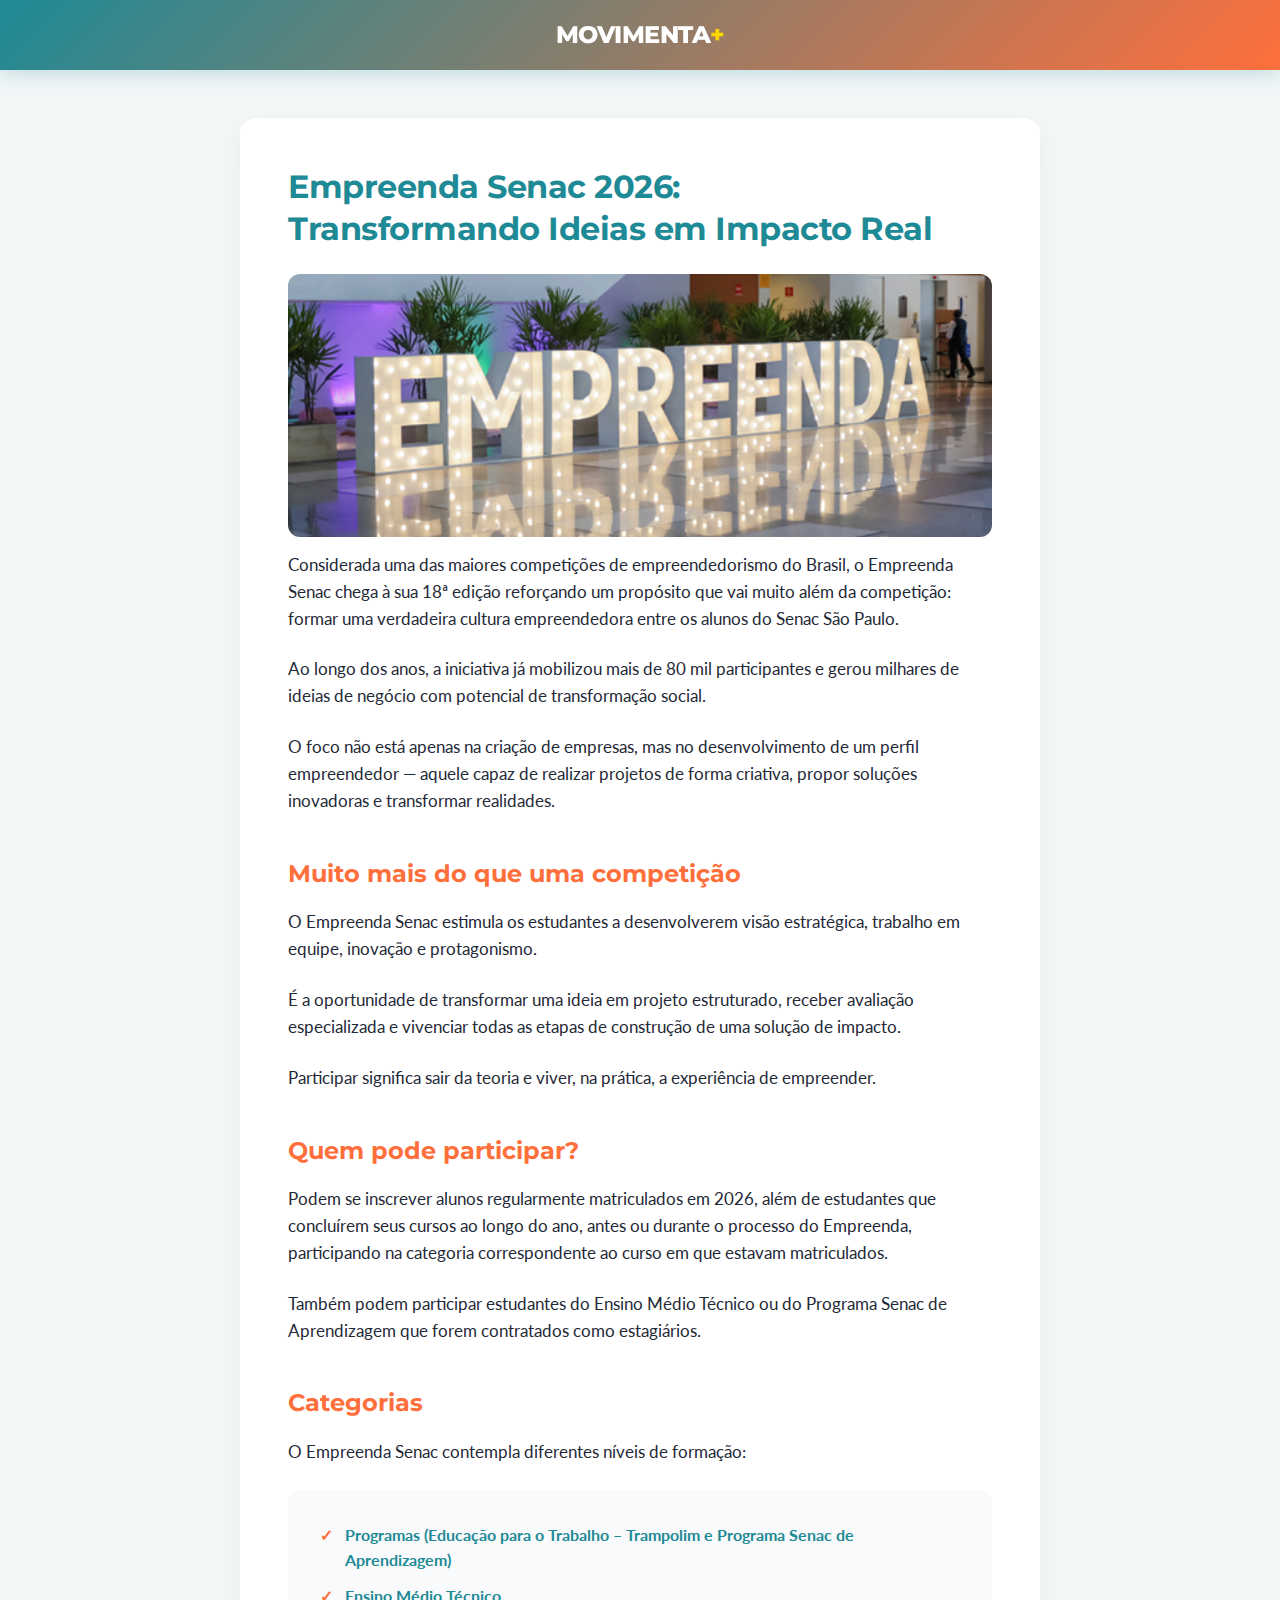
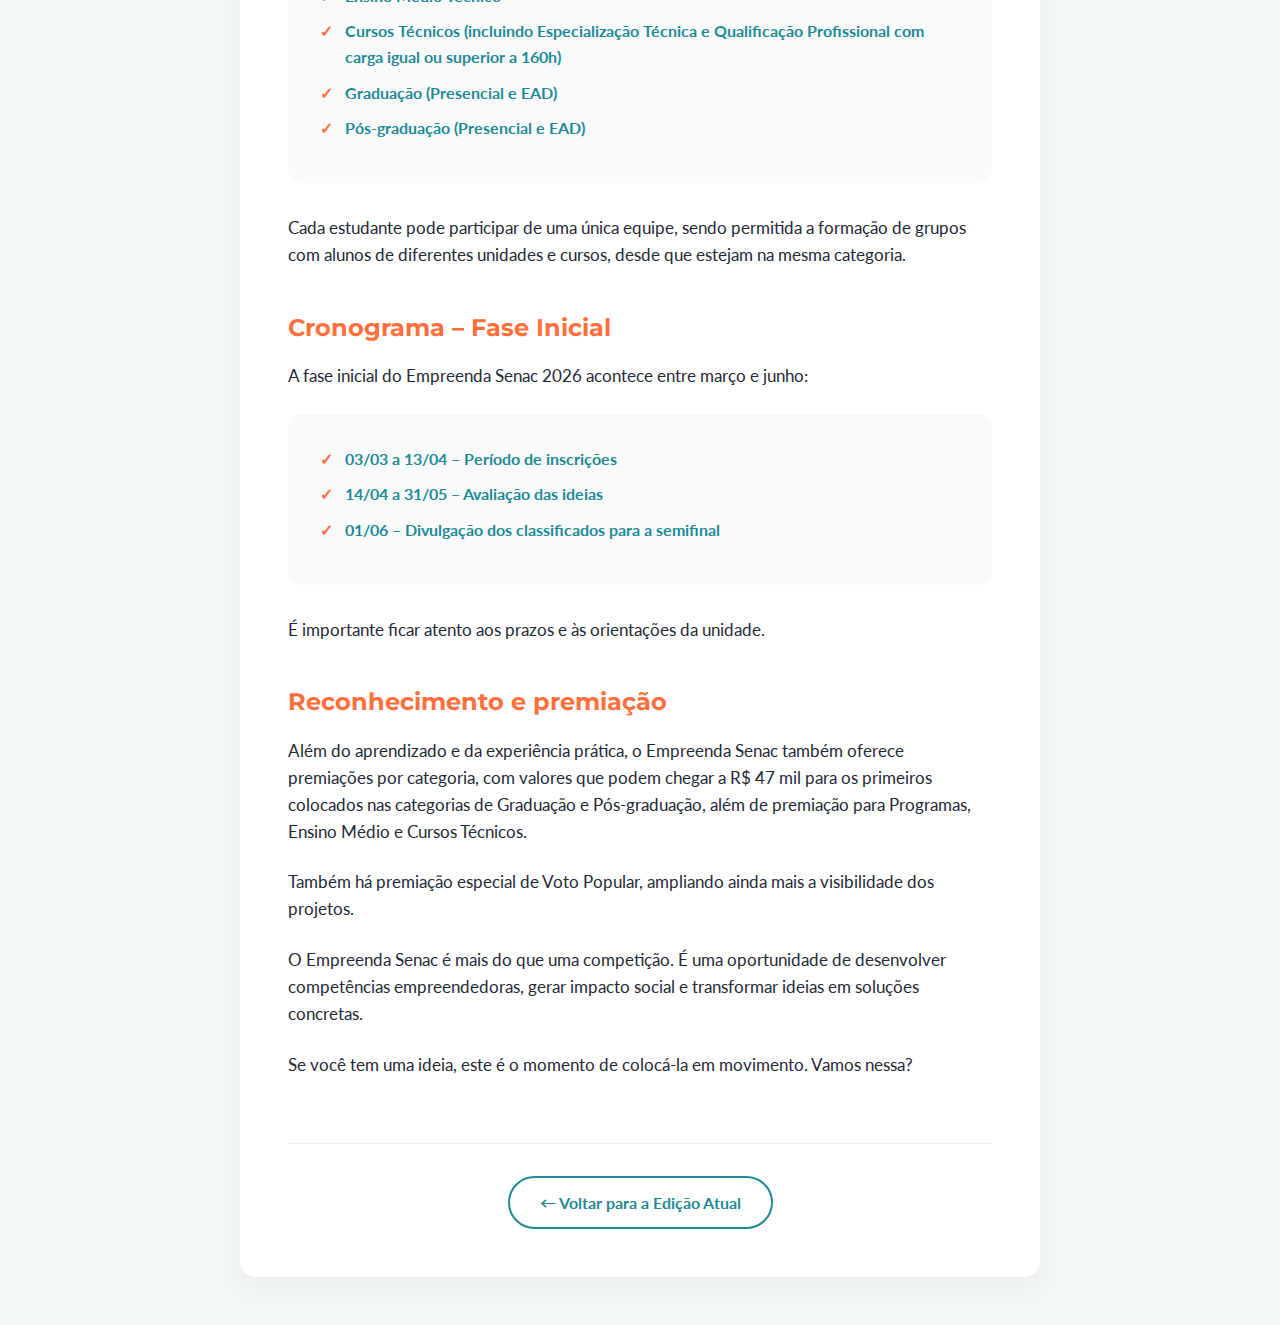
<file: materias/2026-02/artigo-empreendedorismo.html>
<!DOCTYPE html>
<html lang="pt-BR">
<head>
    <meta charset="UTF-8">
    <meta name="viewport" content="width=device-width, initial-scale=1.0">
    <title>MOVIMENTA+ | Empreendedorismo</title>
    
    <link href="https://fonts.googleapis.com/css2?family=Lato:wght@300;400;700&family=Montserrat:wght@600;700;800&display=swap" rel="stylesheet">
    <link rel="stylesheet" href="../../style.css">
</head>
<body>

    <header style="display: flex; justify-content: center; padding: 1rem; background: linear-gradient(135deg, var(--color-primary), var(--color-secondary));">
        <a href="../../index.html" style="text-decoration: none; font-size: 1.5rem;" class="logo-text">
            MOVIMENTA<span style="color: #FFD700;">+</span>
        </a>
    </header>

    <main class="article-container">
        
        <h1>Empreenda Senac 2026: Transformando Ideias em Impacto Real</h1> <img src="../../assets/2026-02/imagem-empreenda.png" alt="Letreiro luminoso Empreenda Senac" class="article-img" style="height: auto;">

        <div class="content">
            <p>Considerada uma das maiores competições de empreendedorismo do Brasil, o Empreenda Senac chega à sua 18ª edição reforçando um propósito que vai muito além da competição: formar uma verdadeira cultura empreendedora entre os alunos do Senac São Paulo.</p> <p>Ao longo dos anos, a iniciativa já mobilizou mais de 80 mil participantes e gerou milhares de ideias de negócio com potencial de transformação social.</p> <p>O foco não está apenas na criação de empresas, mas no desenvolvimento de um perfil empreendedor — aquele capaz de realizar projetos de forma criativa, propor soluções inovadoras e transformar realidades.</p> <h2>Muito mais do que uma competição</h2> <p>O Empreenda Senac estimula os estudantes a desenvolverem visão estratégica, trabalho em equipe, inovação e protagonismo.</p> <p>É a oportunidade de transformar uma ideia em projeto estruturado, receber avaliação especializada e vivenciar todas as etapas de construção de uma solução de impacto.</p> <p>Participar significa sair da teoria e viver, na prática, a experiência de empreender.</p> <h2>Quem pode participar?</h2> <p>Podem se inscrever alunos regularmente matriculados em 2026, além de estudantes que concluírem seus cursos ao longo do ano, antes ou durante o processo do Empreenda, participando na categoria correspondente ao curso em que estavam matriculados.</p> <p>Também podem participar estudantes do Ensino Médio Técnico ou do Programa Senac de Aprendizagem que forem contratados como estagiários.</p> <h2>Categorias</h2> <p>O Empreenda Senac contempla diferentes níveis de formação:</p> <ul class="custom-list">
                <li>Programas (Educação para o Trabalho – Trampolim e Programa Senac de Aprendizagem) </li>
                <li>Ensino Médio Técnico </li>
                <li>Cursos Técnicos (incluindo Especialização Técnica e Qualificação Profissional com carga igual ou superior a 160h) </li>
                <li>Graduação (Presencial e EAD) </li>
                <li>Pós-graduação (Presencial e EAD) </li>
            </ul>
            
            <p>Cada estudante pode participar de uma única equipe, sendo permitida a formação de grupos com alunos de diferentes unidades e cursos, desde que estejam na mesma categoria.</p> <h2>Cronograma – Fase Inicial</h2> <p>A fase inicial do Empreenda Senac 2026 acontece entre março e junho:</p> <ul class="custom-list">
                <li>03/03 a 13/04 – Período de inscrições </li>
                <li>14/04 a 31/05 – Avaliação das ideias </li>
                <li>01/06 – Divulgação dos classificados para a semifinal </li>
            </ul>
            
            <p>É importante ficar atento aos prazos e às orientações da unidade.</p> <h2>Reconhecimento e premiação</h2> <p>Além do aprendizado e da experiência prática, o Empreenda Senac também oferece premiações por categoria, com valores que podem chegar a R$ 47 mil para os primeiros colocados nas categorias de Graduação e Pós-graduação, além de premiação para Programas, Ensino Médio e Cursos Técnicos.</p> <p>Também há premiação especial de Voto Popular, ampliando ainda mais a visibilidade dos projetos.</p> <p>O Empreenda Senac é mais do que uma competição. É uma oportunidade de desenvolver competências empreendedoras, gerar impacto social e transformar ideias em soluções concretas.</p> <p>Se você tem uma ideia, este é o momento de colocá-la em movimento. Vamos nessa?</p> </div>

        <div class="back-btn-container">
            <a href="../../index.html" class="back-btn">← Voltar para a Edição Atual</a>
        </div>

    </main>

</body>
</html>
</file>
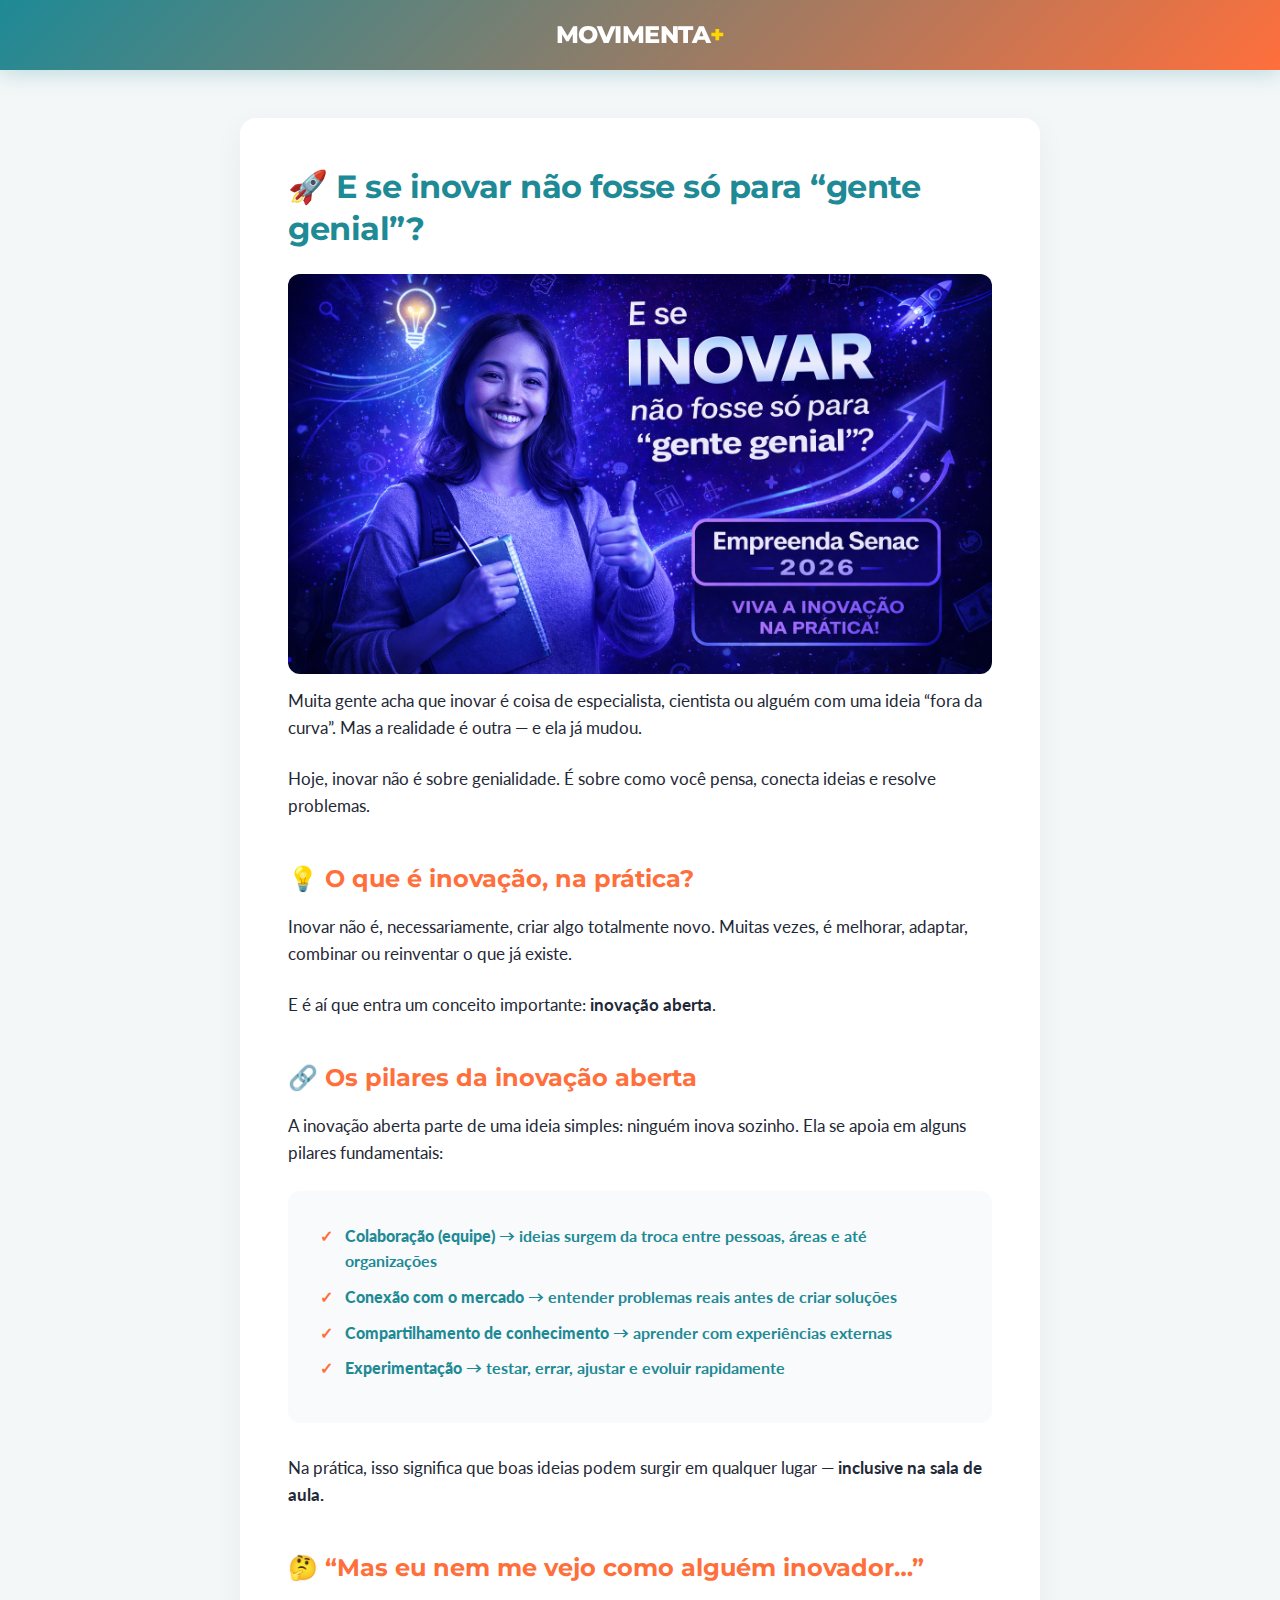
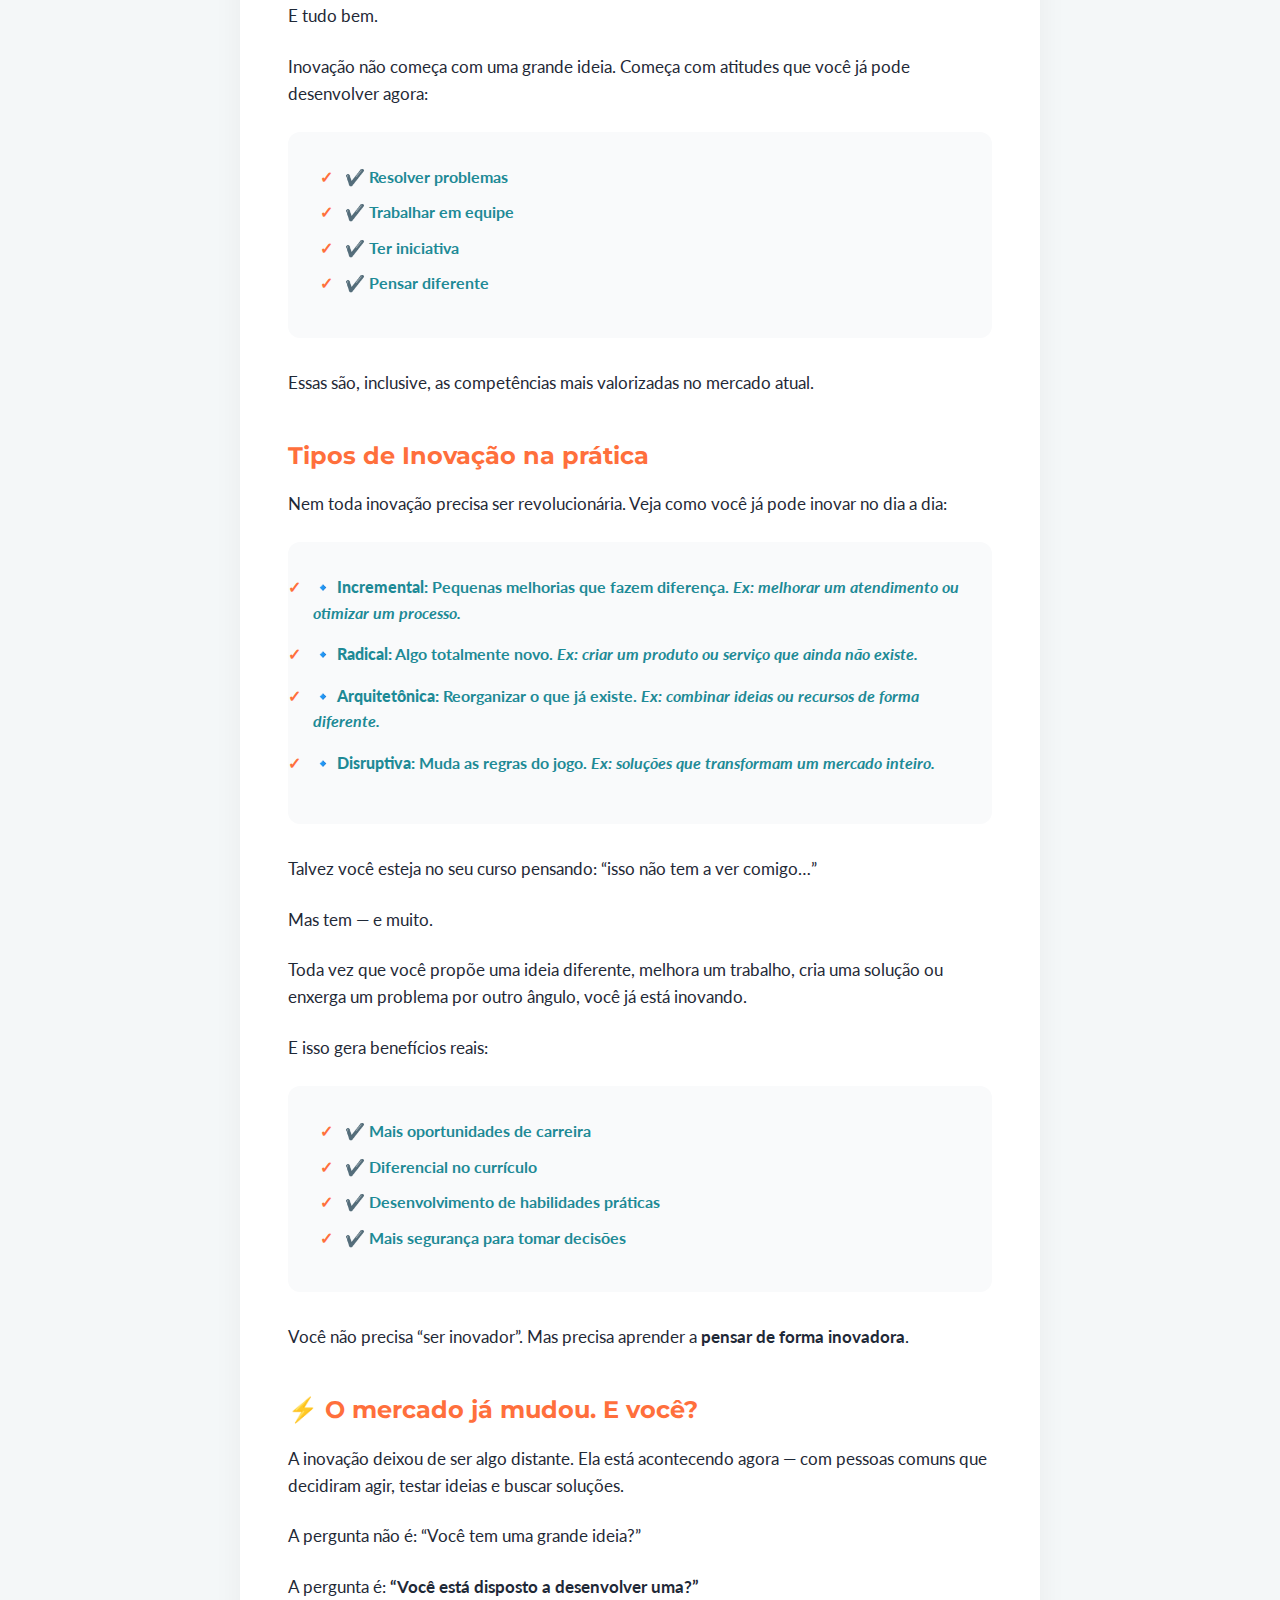
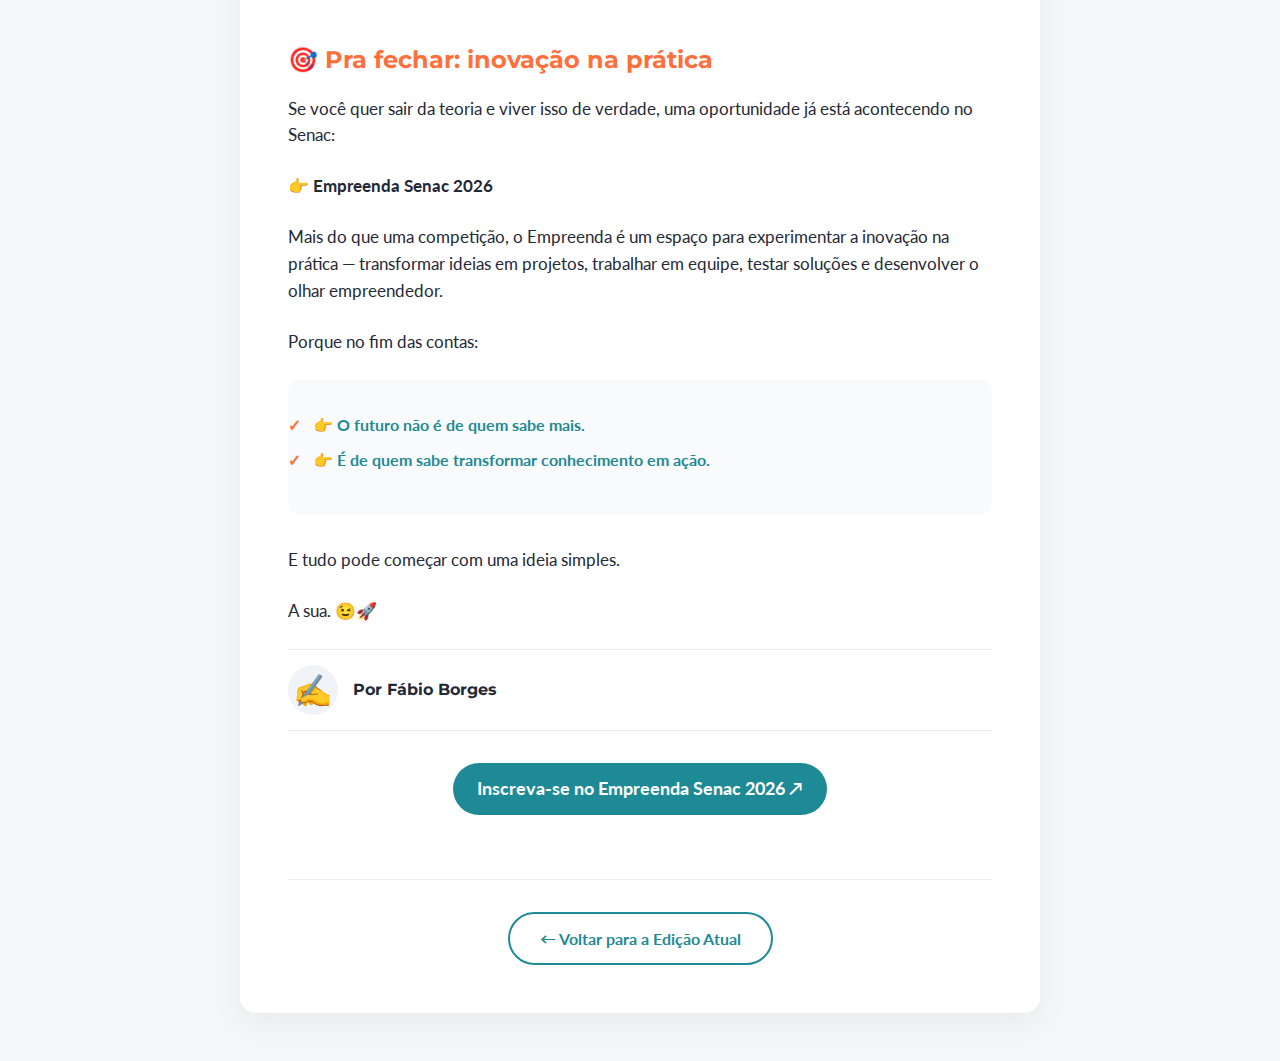
<file: materias/2026-03/artigo-empreendedorismo.html>
<!DOCTYPE html>
<html lang="pt-BR">
<head>
    <meta charset="UTF-8">
    <meta name="viewport" content="width=device-width, initial-scale=1.0">
    <title>MOVIMENTA+ | Empreendedorismo: Inovação e Atitude</title>
    
    <link href="https://fonts.googleapis.com/css2?family=Lato:wght@300;400;700&family=Montserrat:wght@600;700;800&display=swap" rel="stylesheet">
    <link rel="stylesheet" href="../../style.css">
</head>
<body>

    <header style="display: flex; justify-content: center; padding: 1rem; background: linear-gradient(135deg, var(--color-primary), var(--color-secondary));">
        <a href="../../index.html" style="text-decoration: none; font-size: 1.5rem;" class="logo-text">
            MOVIMENTA<span style="color: #FFD700;">+</span>
        </a>
    </header>

    <main class="article-container">
        
        <h1 style="width: 100%; max-width: none; text-wrap: wrap !important; white-space: normal;">
            🚀 E se inovar não fosse só para “gente genial”?
        </h1>

        <img src="../../assets/2026-03/imagem-empreendedorismo.png" alt="Empreenda Senac 2026" class="article-img">

        <div class="content">
            
            <p>Muita gente acha que inovar é coisa de especialista, cientista ou alguém com uma ideia “fora da curva”. Mas a realidade é outra — e ela já mudou.</p>
            
            <p>Hoje, inovar não é sobre genialidade. É sobre como você pensa, conecta ideias e resolve problemas.</p>

            <h2>💡 O que é inovação, na prática?</h2>
            <p>Inovar não é, necessariamente, criar algo totalmente novo. Muitas vezes, é melhorar, adaptar, combinar ou reinventar o que já existe.</p>
            <p>E é aí que entra um conceito importante: <strong>inovação aberta</strong>.</p>

            <h2>🔗 Os pilares da inovação aberta</h2>
            <p>A inovação aberta parte de uma ideia simples: ninguém inova sozinho. Ela se apoia em alguns pilares fundamentais:</p>
            <ul class="custom-list">
                <li><strong>Colaboração (equipe)</strong> → ideias surgem da troca entre pessoas, áreas e até organizações</li>
                <li><strong>Conexão com o mercado</strong> → entender problemas reais antes de criar soluções</li>
                <li><strong>Compartilhamento de conhecimento</strong> → aprender com experiências externas</li>
                <li><strong>Experimentação</strong> → testar, errar, ajustar e evoluir rapidamente</li>
            </ul>
            <p>Na prática, isso significa que boas ideias podem surgir em qualquer lugar — <strong>inclusive na sala de aula.</strong></p>

            <h2>🤔 “Mas eu nem me vejo como alguém inovador…”</h2>
            <p>E tudo bem.</p>
            <p>Inovação não começa com uma grande ideia. Começa com atitudes que você já pode desenvolver agora:</p>
            <ul class="custom-list">
                <li>✔️ Resolver problemas</li>
                <li>✔️ Trabalhar em equipe</li>
                <li>✔️ Ter iniciativa</li>
                <li>✔️ Pensar diferente</li>
            </ul>
            <p>Essas são, inclusive, as competências mais valorizadas no mercado atual.</p>

            <h2>Tipos de Inovação na prática</h2>
            <p>Nem toda inovação precisa ser revolucionária. Veja como você já pode inovar no dia a dia:</p>
            <ul class="custom-list" style="list-style: none; padding-left: 0;">
                <li style="margin-bottom: 1rem;">🔹 <strong>Incremental:</strong> Pequenas melhorias que fazem diferença. <em>Ex: melhorar um atendimento ou otimizar um processo.</em></li>
                <li style="margin-bottom: 1rem;">🔹 <strong>Radical:</strong> Algo totalmente novo. <em>Ex: criar um produto ou serviço que ainda não existe.</em></li>
                <li style="margin-bottom: 1rem;">🔹 <strong>Arquitetônica:</strong> Reorganizar o que já existe. <em>Ex: combinar ideias ou recursos de forma diferente.</em></li>
                <li style="margin-bottom: 1rem;">🔹 <strong>Disruptiva:</strong> Muda as regras do jogo. <em>Ex: soluções que transformam um mercado inteiro.</em></li>
            </ul>

            <p>Talvez você esteja no seu curso pensando: “isso não tem a ver comigo…”</p>
            <p>Mas tem — e muito.</p>
            <p>Toda vez que você propõe uma ideia diferente, melhora um trabalho, cria uma solução ou enxerga um problema por outro ângulo, você já está inovando.</p>
            <p>E isso gera benefícios reais:</p>
            <ul class="custom-list">
                <li>✔️ Mais oportunidades de carreira</li>
                <li>✔️ Diferencial no currículo</li>
                <li>✔️ Desenvolvimento de habilidades práticas</li>
                <li>✔️ Mais segurança para tomar decisões</li>
            </ul>
            <p>Você não precisa “ser inovador”. Mas precisa aprender a <strong>pensar de forma inovadora</strong>.</p>

            <h2>⚡ O mercado já mudou. E você?</h2>
            <p>A inovação deixou de ser algo distante. Ela está acontecendo agora — com pessoas comuns que decidiram agir, testar ideias e buscar soluções.</p>
            <p>A pergunta não é: “Você tem uma grande ideia?”</p>
            <p>A pergunta é: <strong>“Você está disposto a desenvolver uma?”</strong></p>

            <h2>🎯 Pra fechar: inovação na prática</h2>
            <p>Se você quer sair da teoria e viver isso de verdade, uma oportunidade já está acontecendo no Senac:</p>
            <p>👉 <strong>Empreenda Senac 2026</strong></p>
            <p>Mais do que uma competição, o Empreenda é um espaço para experimentar a inovação na prática — transformar ideias em projetos, trabalhar em equipe, testar soluções e desenvolver o olhar empreendedor.</p>
            <p>Porque no fim das contas:</p>
            <ul class="custom-list" style="list-style: none; padding-left: 0;">
                <li>👉 O futuro não é de quem sabe mais.</li>
                <li>👉 É de quem sabe transformar conhecimento em ação.</li>
            </ul>
            <p>E tudo pode começar com uma ideia simples.</p>
            <p>A sua. 😉🚀</p>

        </div>
        <div class="author-block" style="display: flex; align-items: center; gap: 15px; margin: 1.5rem 0 2rem 0; padding: 15px 0; border-top: 1px solid #eaeaea; border-bottom: 1px solid #eaeaea;">
            <div style="font-size: 2rem; background-color: #f0f4f8; width: 50px; height: 50px; display: flex; align-items: center; justify-content: center; border-radius: 50%;">
                ✍️
            </div>
            
            <div>
                <p style="margin: 0; font-family: 'Montserrat', sans-serif; font-size: 1rem; font-weight: 700; color: var(--color-dark);">
                    Por Fábio Borges
                </p>
            </div>
        </div>
        <div class="cta-wrapper" style="justify-content: center; margin-top: 2rem; margin-bottom: 2rem;">
            <a href="https://empreenda.digito1.com.br/" target="_blank" rel="noopener noreferrer" class="btn-primary" style="font-size: 1.1rem; padding: 12px 24px;">
                Inscreva-se no Empreenda Senac 2026 ↗
            </a>
        </div>
        <div class="back-btn-container">
            <a href="../../index.html" class="back-btn">← Voltar para a Edição Atual</a>
        </div>

    </main>

</body>
</html>
</file>
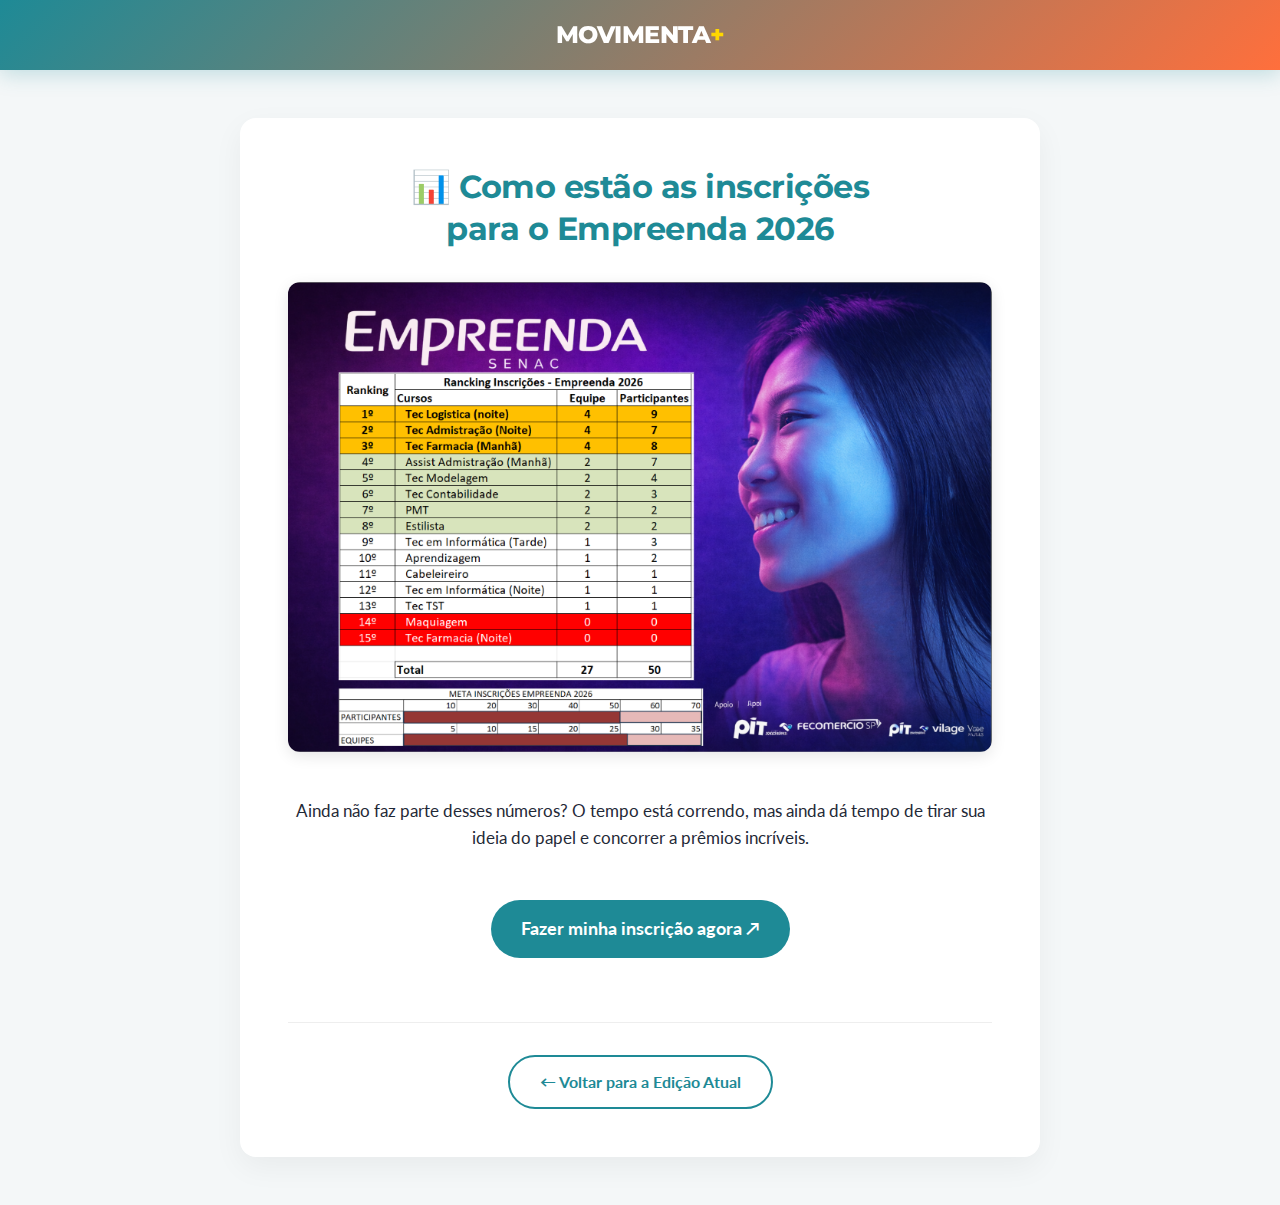
<file: materias/2026-03/inscricoes.html>
<!DOCTYPE html>
<html lang="pt-BR">
<head>
    <meta charset="UTF-8">
    <meta name="viewport" content="width=device-width, initial-scale=1.0">
    <title>MOVIMENTA+ | Status das Inscrições Empreenda</title>
    
    <link href="https://fonts.googleapis.com/css2?family=Lato:wght@300;400;700&family=Montserrat:wght@600;700;800&display=swap" rel="stylesheet">
    <link rel="stylesheet" href="../../style.css">
</head>
<body>

    <header style="display: flex; justify-content: center; padding: 1rem; background: linear-gradient(135deg, var(--color-primary), var(--color-secondary));">
        <a href="../../index.html" style="text-decoration: none; font-size: 1.5rem;" class="logo-text">
            MOVIMENTA<span style="color: #FFD700;">+</span>
        </a>
    </header>

    <main class="article-container" style="text-align: center;">
        
        <h1 style="text-wrap: balance; margin-bottom: 2rem;">📊 Como estão as inscrições para o Empreenda 2026</h1>

        <img src="../../assets/2026-03/inscricoes-empreenda.png" alt="Status atual das inscrições do Empreenda Senac Itapira" class="article-img" style="box-shadow: 0 4px 15px rgba(0,0,0,0.1); width: 100%; height: auto; object-fit: contain; max-height: none;">

        <div class="content" style="margin-top: 2rem;">
            <p>Ainda não faz parte desses números? O tempo está correndo, mas ainda dá tempo de tirar sua ideia do papel e concorrer a prêmios incríveis.</p>
        </div>

        <div class="cta-wrapper" style="justify-content: center; margin: 3rem 0;">
            <a href="https://empreenda.digito1.com.br/" target="_blank" rel="noopener noreferrer" class="btn-primary" style="font-size: 1.1rem; padding: 15px 30px;">
                Fazer minha inscrição agora ↗
            </a>
        </div>

        <div class="back-btn-container">
            <a href="../../index.html" class="back-btn">← Voltar para a Edição Atual</a>
        </div>

    </main>

</body>
</html>
</file>
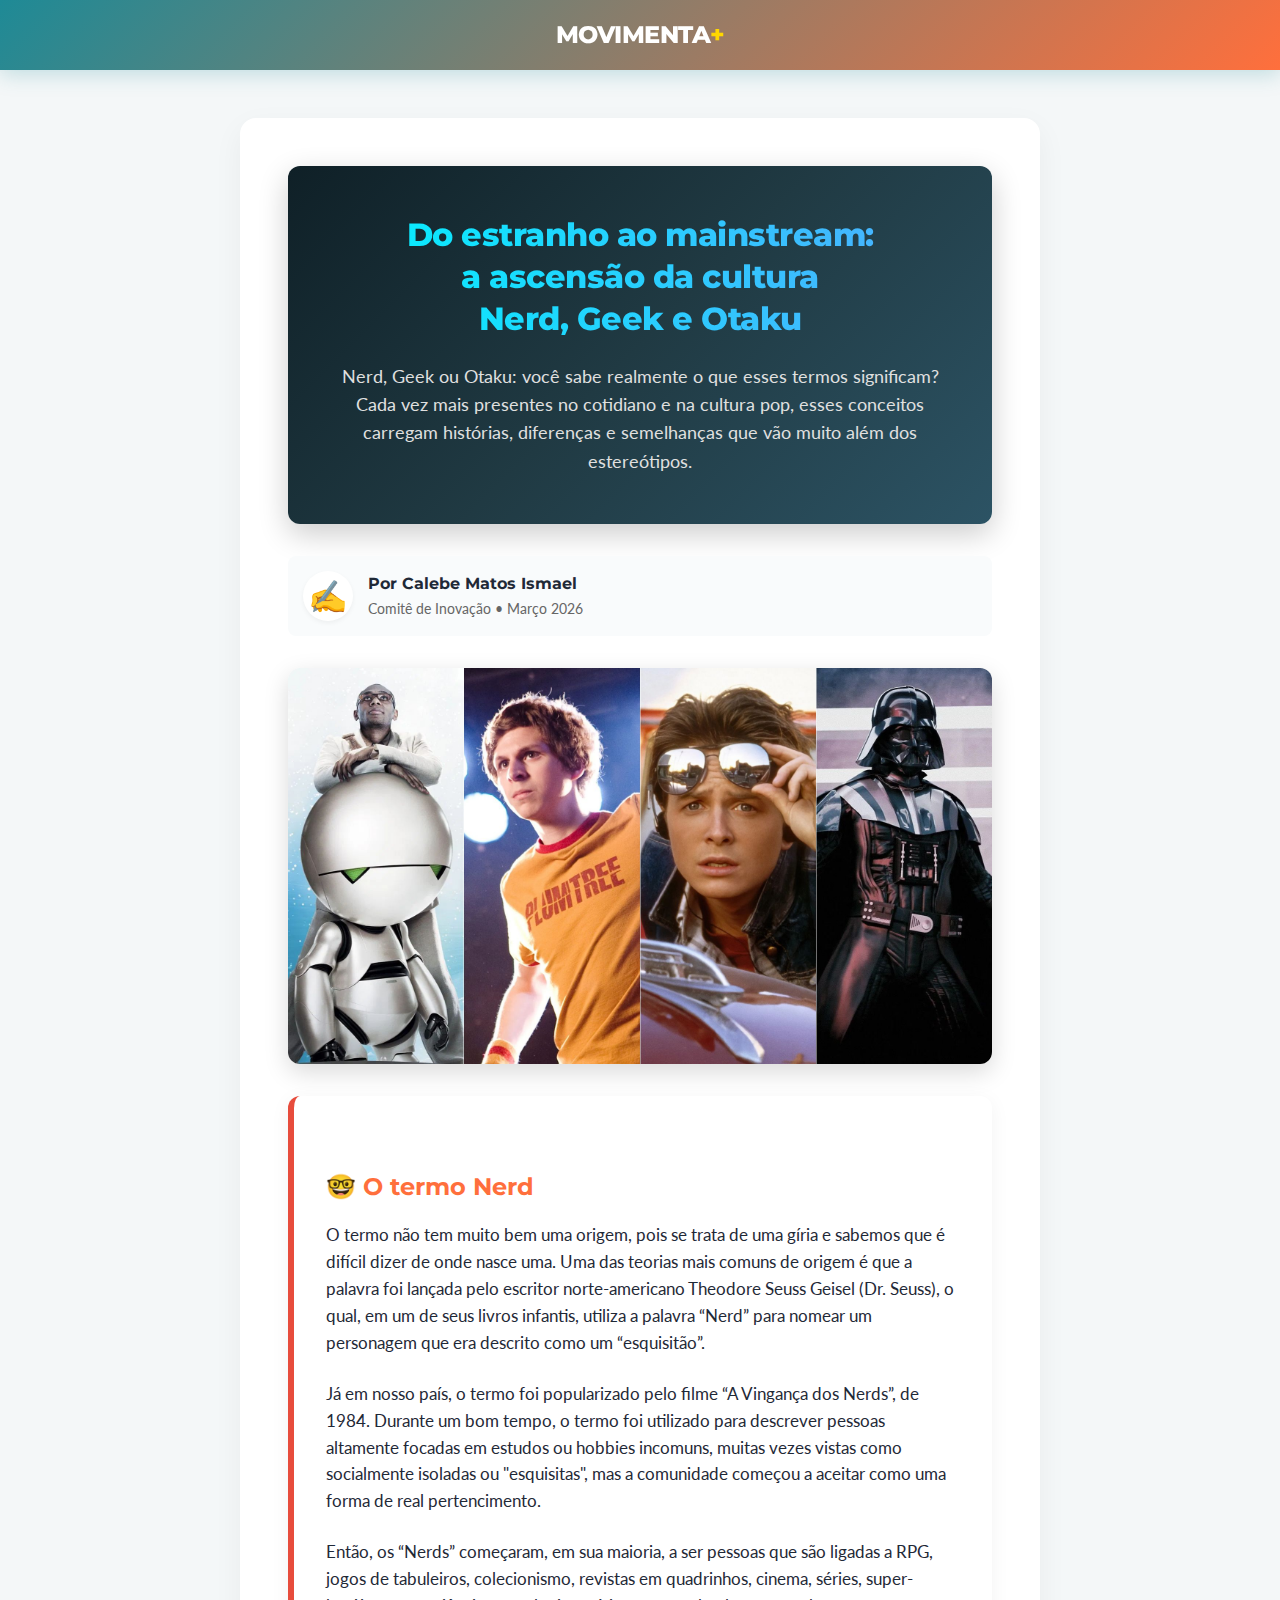
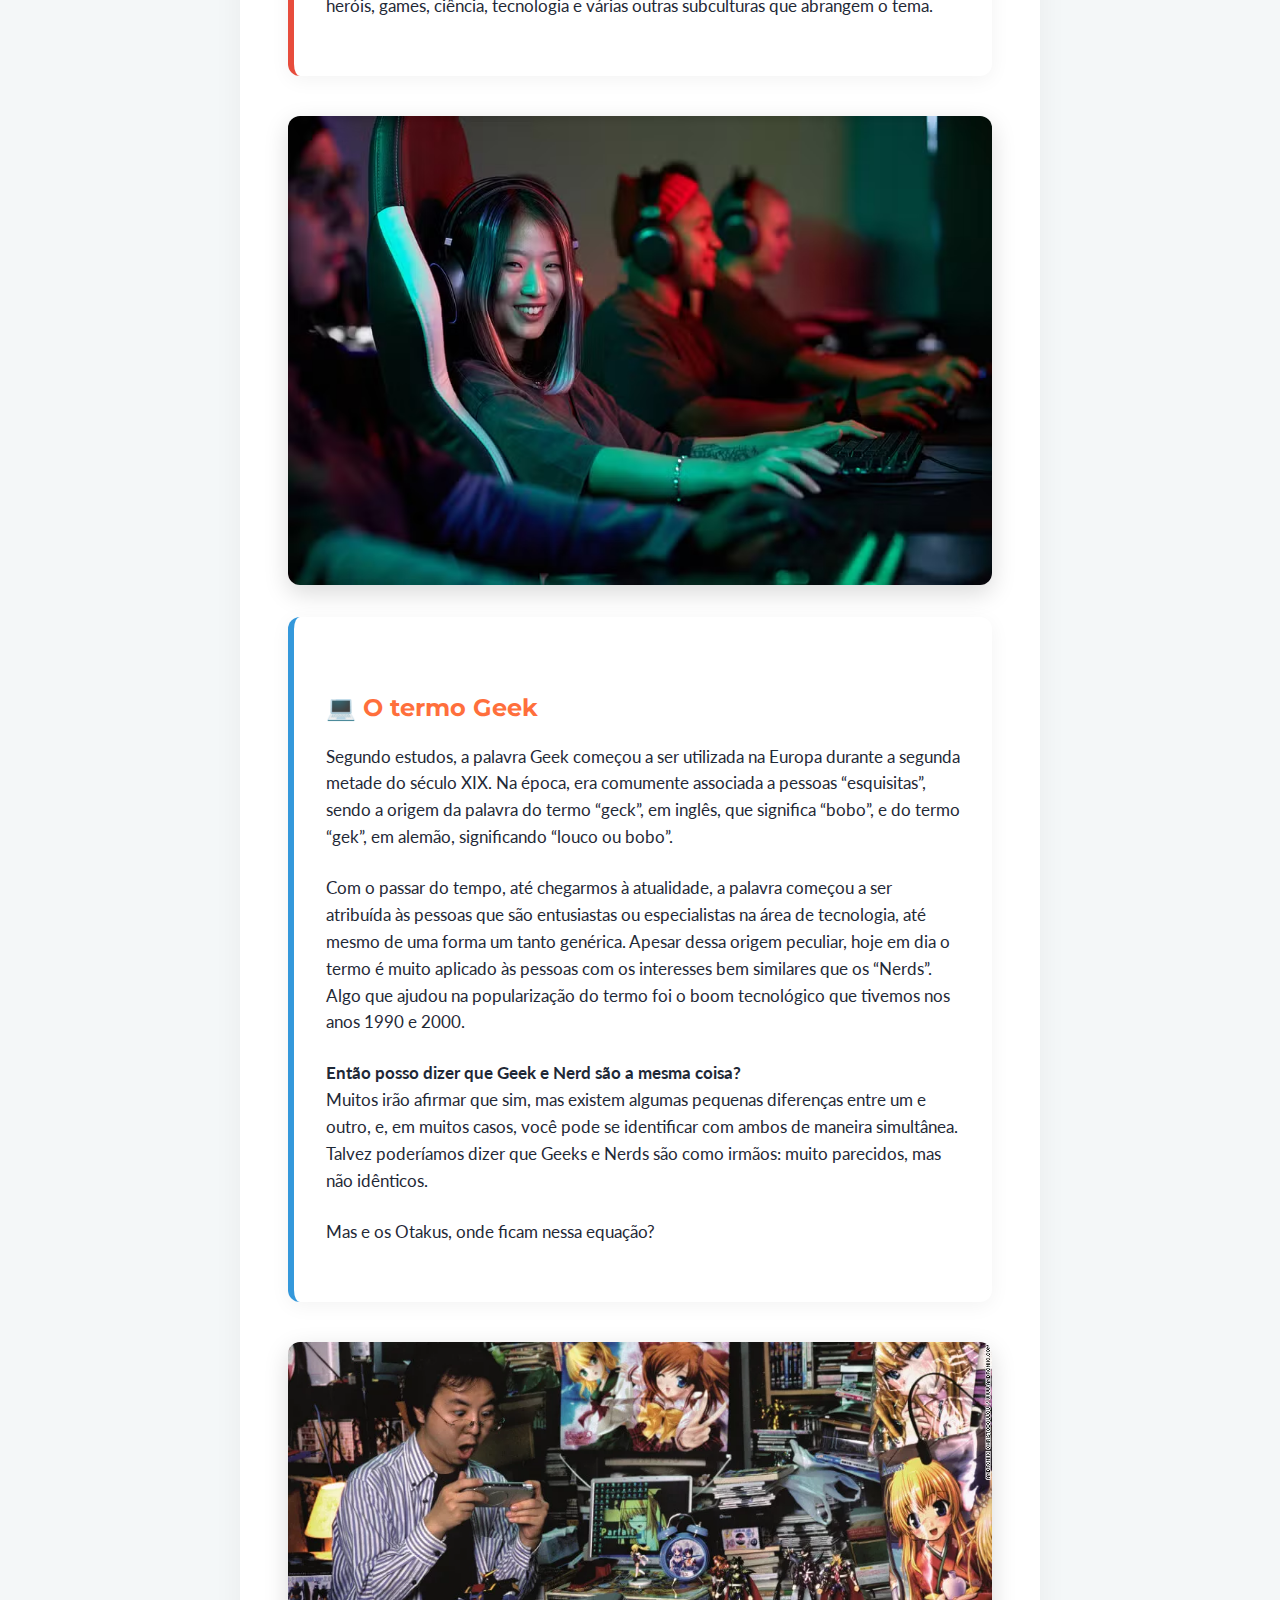
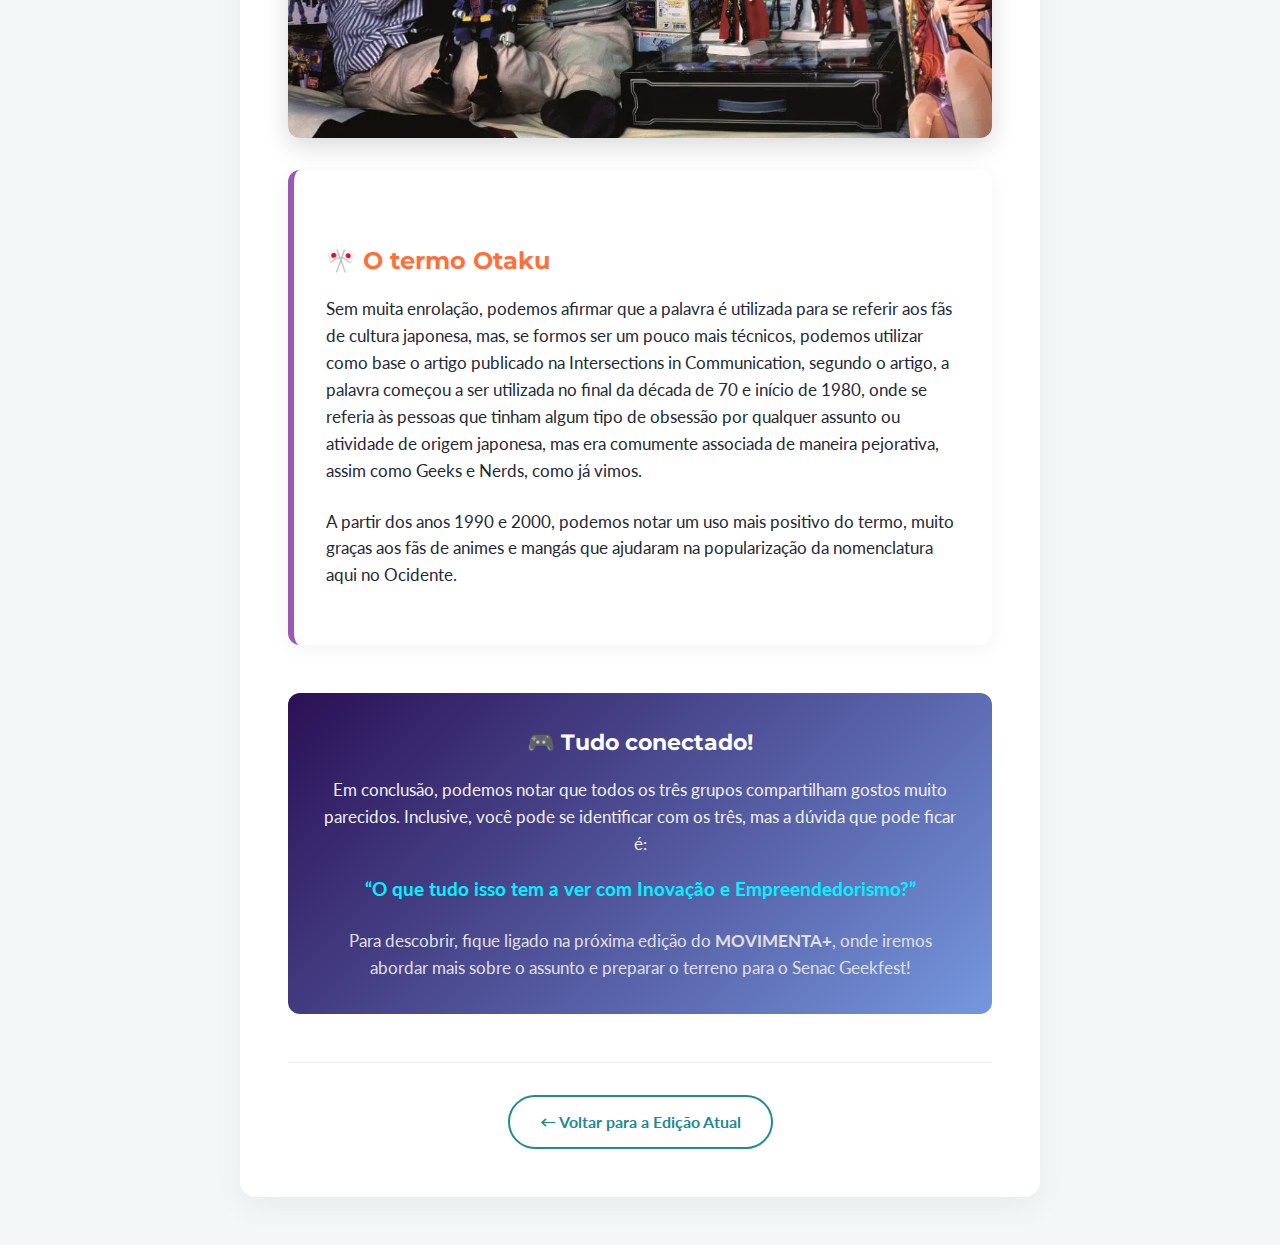
<file: materias/2026-03/senac-geekfest.html>
<!DOCTYPE html>
<html lang="pt-BR">
<head>
    <meta charset="UTF-8">
    <meta name="viewport" content="width=device-width, initial-scale=1.0">
    <title>MOVIMENTA+ | Especial: Geekfest</title>
    
    <link href="https://fonts.googleapis.com/css2?family=Lato:wght@300;400;700&family=Montserrat:wght@600;700;800&display=swap" rel="stylesheet">
    <link rel="stylesheet" href="../../style.css">

    <style>
        .geek-hero {
            background: linear-gradient(135deg, #0f2027, #203a43, #2c5364);
            color: white;
            padding: 3rem 2rem;
            border-radius: 12px;
            text-align: center;
            box-shadow: 0 10px 30px rgba(0,0,0,0.2);
            margin-bottom: 2rem;
        }
        .geek-title {
            font-family: 'Montserrat', sans-serif;
            font-size: 2.2rem;
            font-weight: 800;
            background: linear-gradient(to right, #00f2fe, #4facfe);
            background-clip: text;
            -webkit-background-clip: text;
            -webkit-text-fill-color: transparent;
            margin-bottom: 1rem;
            line-height: 1.2;
            text-wrap: balance;
        }
        .geek-lead {
            font-size: 1.1rem;
            color: #e0e0e0;
            max-width: 800px;
            margin: 0 auto;
            line-height: 1.6;
        }
        .geek-card {
            background: #ffffff;
            border-radius: 12px;
            padding: 2rem;
            margin-bottom: 2.5rem;
            box-shadow: 0 4px 20px rgba(0,0,0,0.05);
            border-left: 6px solid;
            position: relative;
        }
        .geek-card-nerd { border-left-color: #E74C3C; } /* Vermelho */
        .geek-card-geek { border-left-color: #3498DB; } /* Azul */
        .geek-card-otaku { border-left-color: #9B59B6; } /* Roxo */
        
        .geek-subtitle {
            display: flex;
            align-items: center;
            gap: 10px;
            font-family: 'Montserrat', sans-serif;
            font-size: 1.6rem;
            font-weight: 700;
            margin-top: 0;
            margin-bottom: 1rem;
            color: var(--color-dark);
        }
        .geek-image-wrapper {
            margin: 2rem 0;
            border-radius: 12px;
            overflow: hidden;
            box-shadow: 0 8px 25px rgba(0,0,0,0.15);
        }
        .geek-image-wrapper img {
            width: 100%;
            display: block;
            transition: transform 0.4s ease;
        }
        .geek-image-wrapper:hover img {
            transform: scale(1.03); /* Efeito de zoom ao passar o mouse */
        }
        .geek-conclusion {
            background: linear-gradient(135deg, #2b1055, #7597de);
            color: white;
            padding: 2rem;
            border-radius: 12px;
            text-align: center;
            margin-top: 3rem;
        }
    </style>
</head>
<body>

    <header style="display: flex; justify-content: center; padding: 1rem; background: linear-gradient(135deg, var(--color-primary), var(--color-secondary));">
        <a href="../../index.html" style="text-decoration: none; font-size: 1.5rem;" class="logo-text">
            MOVIMENTA<span style="color: #FFD700;">+</span>
        </a>
    </header>

    <main class="article-container">
        
        <div class="geek-hero">
            <h1 class="geek-title">Do estranho ao mainstream: a ascensão da cultura Nerd, Geek e Otaku</h1>
            <p class="geek-lead">
                Nerd, Geek ou Otaku: você sabe realmente o que esses termos significam? Cada vez mais presentes no cotidiano e na cultura pop, esses conceitos carregam histórias, diferenças e semelhanças que vão muito além dos estereótipos.
            </p>
        </div>

        <div class="author-block" style="display: flex; align-items: center; gap: 15px; margin: 0 0 2rem 0; padding: 15px; border-radius: 8px; background-color: #f9fbfc;">
            <div style="font-size: 2rem; background-color: #ffffff; width: 50px; height: 50px; display: flex; align-items: center; justify-content: center; border-radius: 50%; box-shadow: 0 2px 5px rgba(0,0,0,0.05);">
                ✍️
            </div>
            <div>
                <p style="margin: 0; font-family: 'Montserrat', sans-serif; font-size: 1rem; font-weight: 700; color: var(--color-dark);">
                    Por Calebe Matos Ismael
                </p>
                <p style="margin: 0; font-family: 'Lato', sans-serif; font-size: 0.85rem; color: #666; margin-top: 3px;">
                    Comitê de Inovação • Março 2026
                </p>
            </div>
        </div>

        <div class="content">

            <div class="geek-image-wrapper">
                <img src="../../assets/2026-03/imagem (3).png" alt="Representação da cultura pop e geek">
            </div>

            <div class="geek-card geek-card-nerd">
                <h2 class="geek-subtitle">🤓 O termo Nerd</h2>
                <p>O termo não tem muito bem uma origem, pois se trata de uma gíria e sabemos que é difícil dizer de onde nasce uma. Uma das teorias mais comuns de origem é que a palavra foi lançada pelo escritor norte-americano Theodore Seuss Geisel (Dr. Seuss), o qual, em um de seus livros infantis, utiliza a palavra “Nerd” para nomear um personagem que era descrito como um “esquisitão”.</p>
                <p>Já em nosso país, o termo foi popularizado pelo filme “A Vingança dos Nerds”, de 1984. Durante um bom tempo, o termo foi utilizado para descrever pessoas altamente focadas em estudos ou hobbies incomuns, muitas vezes vistas como socialmente isoladas ou "esquisitas", mas a comunidade começou a aceitar como uma forma de real pertencimento.</p>
                <p>Então, os “Nerds” começaram, em sua maioria, a ser pessoas que são ligadas a RPG, jogos de tabuleiros, colecionismo, revistas em quadrinhos, cinema, séries, super-heróis, games, ciência, tecnologia e várias outras subculturas que abrangem o tema.</p>
            </div>

            <div class="geek-image-wrapper">
                <img src="../../assets/2026-03/imagem (2).png" alt="Gamers e entusiastas de tecnologia">
            </div>

            <div class="geek-card geek-card-geek">
                <h2 class="geek-subtitle">💻 O termo Geek</h2>
                <p>Segundo estudos, a palavra Geek começou a ser utilizada na Europa durante a segunda metade do século XIX. Na época, era comumente associada a pessoas “esquisitas”, sendo a origem da palavra do termo “geck”, em inglês, que significa “bobo”, e do termo “gek”, em alemão, significando “louco ou bobo”.</p>
                <p>Com o passar do tempo, até chegarmos à atualidade, a palavra começou a ser atribuída às pessoas que são entusiastas ou especialistas na área de tecnologia, até mesmo de uma forma um tanto genérica. Apesar dessa origem peculiar, hoje em dia o termo é muito aplicado às pessoas com os interesses bem similares que os “Nerds”. Algo que ajudou na popularização do termo foi o boom tecnológico que tivemos nos anos 1990 e 2000.</p>
                <p><strong>Então posso dizer que Geek e Nerd são a mesma coisa?</strong><br>
                Muitos irão afirmar que sim, mas existem algumas pequenas diferenças entre um e outro, e, em muitos casos, você pode se identificar com ambos de maneira simultânea. Talvez poderíamos dizer que Geeks e Nerds são como irmãos: muito parecidos, mas não idênticos.</p>
                <p>Mas e os Otakus, onde ficam nessa equação?</p>
            </div>

            <div class="geek-image-wrapper">
                <img src="../../assets/2026-03/imagem (1).png" alt="Cultura Otaku e colecionismo japonês">
            </div>

            <div class="geek-card geek-card-otaku">
                <h2 class="geek-subtitle">🎌 O termo Otaku</h2>
                <p>Sem muita enrolação, podemos afirmar que a palavra é utilizada para se referir aos fãs de cultura japonesa, mas, se formos ser um pouco mais técnicos, podemos utilizar como base o artigo publicado na Intersections in Communication, segundo o artigo, a palavra começou a ser utilizada no final da década de 70 e início de 1980, onde se referia às pessoas que tinham algum tipo de obsessão por qualquer assunto ou atividade de origem japonesa, mas era comumente associada de maneira pejorativa, assim como Geeks e Nerds, como já vimos.</p>
                <p>A partir dos anos 1990 e 2000, podemos notar um uso mais positivo do termo, muito graças aos fãs de animes e mangás que ajudaram na popularização da nomenclatura aqui no Ocidente.</p>
            </div>

            <div class="geek-conclusion">
                <h3 style="margin-bottom: 1rem; font-family: 'Montserrat', sans-serif; font-size: 1.4rem;">🎮 Tudo conectado!</h3>
                <p style="margin-bottom: 1rem; color: #f0f0f0;">Em conclusão, podemos notar que todos os três grupos compartilham gostos muito parecidos. Inclusive, você pode se identificar com os três, mas a dúvida que pode ficar é:</p>
                <p style="font-size: 1.2rem; font-weight: bold; color: #00f2fe; margin-bottom: 1.5rem;">“O que tudo isso tem a ver com Inovação e Empreendedorismo?”</p>
                <p style="margin-bottom: 0; color: #e0e0e0;">Para descobrir, fique ligado na próxima edição do <strong>MOVIMENTA+</strong>, onde iremos abordar mais sobre o assunto e preparar o terreno para o Senac Geekfest!</p>
            </div>

        </div>
        <div class="back-btn-container" style="margin-top: 3rem;">
            <a href="../../index.html" class="back-btn">← Voltar para a Edição Atual</a>
        </div>

    </main>

</body>
</html>
</file>
<file: style.css>
:root {
    /* Paleta de Cores */
    --color-primary: #1E8A96;
    --color-secondary: #FF6F3C;
    --color-accent: #FFD700;
    --color-bg: #F4F7F8;
    --color-dark: #1F2937;
    --color-text: #4B5563;
    --color-white: #FFFFFF;
    --color-third: #6B7280;
    --color-quarter:  #C0392B;
    
    /* Efeitos */
    --shadow-card: 0 4px 6px -1px rgba(0, 0, 0, 0.1), 0 2px 4px -1px rgba(0, 0, 0, 0.06);
    --shadow-hover: 0 10px 15px -3px rgba(0, 0, 0, 0.1), 0 4px 6px -2px rgba(0, 0, 0, 0.05);
    --transition: all 0.3s cubic-bezier(0.4, 0, 0.2, 1);
}

* { margin: 0; padding: 0; box-sizing: border-box; }


body {
    font-family: 'Lato', sans-serif;
    background-color: var(--color-bg);
    color: var(--color-text);
    line-height: 1.6;
    -webkit-font-smoothing: antialiased;
}

/* ========== HEADER ========== */
header {
    background: linear-gradient(135deg, var(--color-primary), var(--color-secondary));
    padding: 1rem 1.5rem; /* Padding ajustado para o logo maior */
    position: sticky;
    top: 0;
    z-index: 1000;
    box-shadow: 0 4px 20px rgba(30, 138, 150, 0.25);
    backdrop-filter: blur(5px);
}


.header-container {
    max-width: 1000px;
    margin: 0 auto;
    display: flex;
    flex-direction: row; 
    justify-content: space-between;
    align-items: center;
    flex-wrap: nowrap; 
}

.logo-section {
    display: flex;
    align-items: center;
    gap: 15px; /* Espaço entre o ícone e o texto */
}

.logo-icon {
    height: 80px; /* Logo aumentado conforme pedido */
    width: auto;
    filter: drop-shadow(0 2px 4px rgba(0,0,0,0.1));
}

/* Grupo para empilhar Nome e Subtítulo */
.text-group {
    display: flex;
    flex-direction: column;
    justify-content: center;
    line-height: 1; /* Mantém o subtítulo perto do título */
}

.logo-text {
    font-family: 'Montserrat', sans-serif;
    font-weight: 800;
    font-size: 1.5rem;
    color: white;
    letter-spacing: -0.5px;
    display: flex;
    align-items: center;
}

.logo-plus {
    color: var(--color-accent);
    font-size: 1.8rem;
    margin-left: 2px;
}

.logo-subtitle {
    color: rgba(255, 255, 255, 0.9);
    font-family: 'Lato', sans-serif;
    font-size: 0.75rem;
    font-weight: 400;
    letter-spacing: 0.5px;
    margin-top: 2px;
    /* text-transform: uppercase; -> Remova o comentário se preferir tudo maiúsculo */
}

.header-date {
    color: white;
    font-weight: 700;
    font-size: 0.9rem;
    white-space: nowrap; 
    background: rgba(255, 255, 255, 0.15);
    padding: 8px 16px;
    border-radius: 30px;
    display: flex;
    align-items: center;
    gap: 8px;
    border: 1px solid rgba(255,255,255,0.2);
}

/* ========== ESTRUTURA PRINCIPAL ========== */
.container {
    max-width: 900px;
    margin: 0 auto;
    padding: 0 1.5rem;
}

/* Headline Principal */
.headline {
    background-color: var(--color-white);
    padding: 3rem 2rem;
    text-align: center;
    margin: 2rem auto;
    border-radius: 16px;
    box-shadow: var(--shadow-card);
}

.headline h1 {
    font-family: 'Montserrat', sans-serif;
    font-size: 2rem;
    font-weight: 800;
    background: linear-gradient(135deg, var(--color-primary), var(--color-secondary));
    -webkit-background-clip: text;
    background-clip: text;
    -webkit-text-fill-color: transparent;
    line-height: 1.2;
}

/* Blocos de Conteúdo */
.content-block {
    background-color: var(--color-white);
    border-radius: 16px;
    padding: 2.5rem;
    margin-bottom: 2.5rem;
    box-shadow: var(--shadow-card);
    border-left: 6px solid var(--color-primary);
    transition: var(--transition);
}

.content-block:hover {
    transform: translateY(-5px);
    box-shadow: var(--shadow-hover);
}

.block-title {
    font-family: 'Montserrat', sans-serif;
    font-size: 1.5rem;
    font-weight: 700;
    color: var(--color-primary);
    margin-bottom: 0.5rem;
    display: flex;
    align-items: center;
    gap: 10px;
}

.block-subtitle {
    color: #6B7280;
    font-size: 0.95rem;
    margin-bottom: 2rem;
    border-bottom: 1px solid #eee;
    padding-bottom: 1rem;
}

/* Artigos Específicos */
.article-title {
    font-family: 'Montserrat', sans-serif;
    font-size: 1.4rem;
    font-weight: 700;
    color: var(--color-dark);
    margin-bottom: 0.5rem;
}

.article-tagline {
    color: var(--color-secondary);
    font-style: italic;
    margin-bottom: 1.5rem;
    font-weight: 500;
}

.article-image {
    width: 100%;
    height: 300px;
    object-fit: cover;
    border-radius: 12px;
    margin-bottom: 1.5rem;
    background-color: #e5e7eb;
}

.article-summary {
    background-color: #F3F4F6;
    padding: 1.5rem;
    border-radius: 12px;
    margin-bottom: 1.5rem;
    font-size: 0.95rem;
}

/* Botões e Links */
.cta-wrapper {
    display: flex;
    justify-content: space-between;
    align-items: center;
    flex-wrap: wrap;
    gap: 1rem;
    margin-top: 1.5rem;
}

.btn-primary {
    background: var(--color-primary);
    color: white;
    padding: 12px 28px;
    border-radius: 50px;
    text-decoration: none;
    font-weight: 700;
    font-size: 0.95rem;
    transition: var(--transition);
    display: inline-block;
    border: none;
    cursor: pointer;
}

.btn-primary:hover {
    background: var(--color-secondary);
    transform: scale(1.05);
}

/* Botão Secundário (Outline) */
.btn-secondary {
    background: transparent;
    color: var(--color-dark); /* Texto escuro para leitura */
    border: 2px solid #ddd;
    padding: 10px 20px;
    border-radius: 50px;
    text-decoration: none;
    font-weight: 700;
    font-size: 0.85rem;
    transition: var(--transition);
    display: flex;
    align-items: center;
    gap: 8px; /* Espaço entre ícone e texto */
}

/* Agenda */
.agenda-item {
    display: flex;
    align-items: center;
    background: #fff;
    border: 1px solid #eee;
    padding: 1rem;
    border-radius: 10px;
    margin-bottom: 1rem;
    transition: var(--transition);
}

.agenda-item:hover {
    border-color: var(--color-secondary);
    background: #FFFBF5;
}

.agenda-date-box {
    background: var(--color-secondary);
    color: white;
    padding: 8px 12px;
    border-radius: 8px;
    text-align: center;
    font-weight: bold;
    font-size: 0.8rem;
    margin-right: 1rem;
    min-width: 80px;
}

.agenda-info h4 {
    font-family: 'Montserrat', sans-serif;
    font-size: 1.05rem;
    color: var(--color-dark);
}

.agenda-link {
    margin-left: auto;
    color: var(--color-primary);
    font-weight: 700;
    text-decoration: none;
    font-size: 0.9rem;
}

/* Highlights */
.highlight-card {
    background: #F9FAFB;
    padding: 1.5rem;
    border-radius: 12px;
    margin-bottom: 1rem;
    border-left: 4px solid var(--color-accent);
}

/* Book Section */
.book-card {
    display: flex;
    gap: 2rem;
    align-items: start;
    background: #F9FAFB;
    padding: 2rem;
    border-radius: 12px;
}

.book-cover {
    width: 120px;
    height: 180px;
    background: #ddd;
    border-radius: 8px;
    object-fit: cover;
    box-shadow: 0 4px 10px rgba(0,0,0,0.1);
    flex-shrink: 0;
}

/* Footer */
footer {
    background: var(--color-dark);
    color: #D1D5DB;
    padding: 4rem 2rem;
    margin-top: 4rem;
}

.footer-content {
    max-width: 900px;
    margin: 0 auto;
    text-align: center;
}

.footer-cta-box {
    background: rgba(255,255,255,0.1);
    padding: 2rem;
    border-radius: 12px;
    margin: 2rem 0;
    border: 1px dashed rgba(255,255,255,0.3);
}

/* Container do Dropdown */
.edition-dropdown {
    position: relative;
    display: inline-block;
}

/* O Botão (que parece o badge antigo) */
.edition-btn {
    background: rgba(255, 255, 255, 0.15);
    color: white;
    font-weight: 700;
    font-size: 0.9rem;
    padding: 8px 16px;
    border-radius: 30px;
    border: 1px solid rgba(255,255,255,0.2);
    cursor: pointer;
    display: flex;
    align-items: center;
    gap: 8px;
    font-family: 'Lato', sans-serif;
    transition: all 0.3s ease;
}

.edition-btn:hover {
    background: rgba(255, 255, 255, 0.25);
}

/* ================= MENU DROPDOWN CORRIGIDO ================= */

/* A Lista (Caixa Branca) */
.dropdown-content {
    display: none;
    position: absolute;
    right: 0;
    background-color: white;
    min-width: 200px; /* Um pouco mais largo para caber o texto */
    box-shadow: 0px 8px 16px 0px rgba(0,0,0,0.2);
    z-index: 1001;
    border-radius: 12px;
    
    /* MUDANÇA 1: Removemos o overflow: hidden para a ponte funcionar */
    overflow: visible; 
    
    /* MUDANÇA 2: Usamos margin para afastar, mas a ponte cobre o buraco */
    margin-top: 10px; 
    border: 1px solid #eee;
}

/* A Ponte Invisível (O segredo da estabilidade) */
.dropdown-content::before {
    content: "";
    position: absolute;
    /* Essa área invisível conecta o botão ao menu */
    top: -15px; 
    left: 0;
    width: 100%;
    height: 20px;
    background: transparent; 
    display: block;
}

/* Setinha decorativa no topo (Opcional, mas fica chique) */
.dropdown-content::after {
    content: "";
    position: absolute;
    top: -6px;
    right: 20px;
    width: 12px;
    height: 12px;
    background: white;
    transform: rotate(45deg);
    border-left: 1px solid #eee;
    border-top: 1px solid #eee;
}

/* Links dentro da lista */
.dropdown-content a {
    color: var(--color-dark);
    padding: 14px 16px;
    text-decoration: none;
    display: block;
    font-size: 0.9rem;
    border-bottom: 1px solid #f5f5f5;
    transition: background 0.2s;
}

/* Arredondar os cantos dos links (já que tiramos o overflow do pai) */
.dropdown-content a:first-child {
    border-top-left-radius: 12px;
    border-top-right-radius: 12px;
}

.dropdown-content a:last-child {
    border-bottom: none; /* Remove a linha do último */
    border-bottom-left-radius: 12px;
    border-bottom-right-radius: 12px;
}

.dropdown-content a:hover {
    background-color: #f9f9f9;
    color: var(--color-primary);
    padding-left: 20px; /* Efeitinho de deslizar */
}

/* Exibe o menu ao passar o mouse (PC) ou ao clicar/tocar (Celular) */
.edition-dropdown:hover .dropdown-content,
.edition-dropdown:focus-within .dropdown-content {
    display: block;
}

/* ========== MOBILE QUERIES ========== */
@media (max-width: 600px) {
    header { padding: 0.8rem 1rem; }
    .header-container { gap: 10px; }
    
    /* Ajustes Mobile para Logo + Subtítulo */
    .logo-icon { height: 45px; } 
    .logo-text { font-size: 1.2rem; }
    .logo-plus { font-size: 1.4rem; }
    .logo-subtitle { font-size: 0.65rem; }

    .header-date { font-size: 0.75rem; padding: 6px 12px; }
    
    .content-block { padding: 1.5rem; }
    .headline h1 { font-size: 1.5rem; }
    .book-card { flex-direction: column; align-items: center; text-align: center; }
    .cta-wrapper { justify-content: center; }
    .agenda-item { flex-direction: column; text-align: center; gap: 10px; }
    .agenda-link { margin: 0; }
/* Ajuste Mobile para os botões ficarem empilhados ou lado a lado */
    .cta-wrapper {
        flex-direction: column; /* Um embaixo do outro no celular */
        align-items: stretch; /* Botões ocupam largura total */
        gap: 15px;
    }
    .btn-primary, .btn-secondary {
    text-align: center;
    justify-content: center;
    }
    /* 1. Diminuir o botão para caber no cabeçalho apertado */
    .edition-btn {
        font-size: 0.75rem; /* Letra menor */
        padding: 6px 10px;  /* Menos "gordura" nas bordas */
    }

    /* 2. Ajustar a lista para não estourar a tela */
    .dropdown-content {
        min-width: 160px; /* Um pouco mais estreito que no PC */
        right: -10px;     /* Um leve ajuste para não colar na borda da tela */
    }

    /* 3. Aumentar a área de toque dos links (dedos são gordinhos) */
    .dropdown-content a {
        padding: 15px;    /* Mais fácil de acertar o dedo */
        font-size: 0.85rem;
    }
}
/* ==========================================================================
   ESTILOS EXCLUSIVOS DAS PÁGINAS DE MATÉRIA (Vindo do antigo style2.css)
   ========================================================================== */

/* Container de Leitura (O "papel" branco onde fica o texto) */
.article-container {
    max-width: 800px;
    margin: 3rem auto;
    background: white;
    padding: 3rem;
    border-radius: 16px;
    box-shadow: 0 10px 30px rgba(0,0,0,0.05);
}

/* Título da Matéria - Refinado para títulos longos */
.article-container h1 {
    font-family: 'Montserrat', sans-serif;
    color: var(--color-primary);
    font-size: 2rem;         /* Levemente menor (era 2.2rem) para acomodar melhor */
    line-height: 1.3;        /* Mais espaço entre uma linha e outra para não "esmagar" o texto */
    margin-bottom: 1.5rem;   /* Mais espaço entre o título e o Lead */
    letter-spacing: -0.5px;  /* Junta um pouquinho as letras para ficar mais elegante */
    text-wrap: balance;      /* A MÁGICA: Força as linhas a terem larguras parecidas */
}

/* O "Lide" (Texto de introdução com barra lateral) */
.lead {
    font-size: 1.2rem;
    color: #666;
    font-weight: 300;
    margin-bottom: 2rem;
    display: block;
    border-left: 4px solid var(--color-secondary);
    padding-left: 1rem;
}

/* Imagens dentro da matéria */
.article-img {
    width: 100%;
    height: 400px;
    object-fit: cover;
    border-radius: 12px;
    margin-bottom: 0.5rem;
}

.img-caption {
    font-size: 0.8rem;
    color: #888;
    text-align: right;
    display: block;
    margin-bottom: 2rem;
    font-style: italic;
}

/* Conteúdo do Texto (Parágrafos e Subtítulos) */
.content p {
    margin-bottom: 1.5rem;
    font-size: 1.05rem;
    color: var(--color-dark);
}

.content h2 {
    font-family: 'Montserrat', sans-serif;
    color: var(--color-secondary);
    margin-top: 2.5rem;
    margin-bottom: 1rem;
    font-size: 1.5rem;
}

/* Lista Personalizada (Com checkmarks) */
.custom-list {
    background: #F9FAFB;
    padding: 2rem;
    border-radius: 12px;
    list-style: none;
    margin-bottom: 2rem;
}

.custom-list li {
    margin-bottom: 10px;
    padding-left: 25px;
    position: relative;
    font-weight: 700;
    color: var(--color-primary);
}

.custom-list li::before {
    content: "✓";
    position: absolute;
    left: 0;
    color: var(--color-secondary);
}

/* Botão Voltar (No final da matéria) */
.back-btn-container {
    margin-top: 4rem;
    padding-top: 2rem;
    border-top: 1px solid #eee;
    text-align: center;
}

.back-btn {
    display: inline-block;
    text-decoration: none;
    color: var(--color-primary);
    font-weight: bold;
    border: 2px solid var(--color-primary);
    padding: 12px 30px;
    border-radius: 50px;
    transition: 0.3s;
}

.back-btn:hover {
    background: var(--color-primary);
    color: white;
}

/* Ajuste Mobile para Matérias */
@media (max-width: 600px) {
    .article-container { margin: 1rem; padding: 1.5rem; }
    .article-container h1 { font-size: 1.8rem; }
    .article-img { height: 250px; }
}

/* ==========================================================================
   ESTILOS EXCLUSIVOS DO RANKING (Vindo do antigo style2.css)
   ========================================================================== */

.ranking-list {
    display: flex;
    flex-direction: column;
    gap: 1.5rem;
    max-width: 800px; /* Limitando a largura para ficar bonito */
    margin: 0 auto;   /* Centralizando */
}

.rank-item {
    display: flex;
    align-items: center;
    background: white;
    border-radius: 12px;
    padding: 1.5rem;
    box-shadow: 0 4px 15px rgba(0,0,0,0.05);
    border-left: 6px solid #ddd;
    transition: transform 0.3s;
}

.rank-item:hover {
    transform: translateX(5px);
}

/* Cores das Medalhas */
.rank-item.gold {
    border-left-color: #FFD700;
    background: linear-gradient(to right, #FFFDF0, #fff);
}

.rank-item.silver {
    border-left-color: #C0C0C0;
}

.rank-item.bronze {
    border-left-color: #CD7F32;
}

/* O Número (1º, 2º, 3º) */
.rank-number {
    font-family: 'Montserrat', sans-serif;
    font-size: 2rem;
    font-weight: 800;
    margin-right: 1.5rem;
    min-width: 40px;
    text-align: center;
    color: #ccc;
}

.gold .rank-number { color: #DAA520; }
.silver .rank-number { color: #7F8C8D; }
.bronze .rank-number { color: #A0522D; }

/* Informações do Time */
.rank-info h3 {
    margin: 0 0 5px 0;
    font-family: 'Montserrat', sans-serif;
    color: var(--color-primary);
    font-size: 1.1rem;
}

.rank-course {
    font-size: 0.85rem;
    font-weight: 700;
    color: var(--color-secondary);
    text-transform: uppercase;
    margin-bottom: 4px;
    display: block;
}

.rank-team {
    font-size: 0.9rem;
    color: #555;
}

.tutor {
    font-size: 0.8rem;
    color: #888;
    font-style: italic;
    margin-top: 5px;
    display: block;
}

/* Ajuste Mobile para o Ranking */
@media (max-width: 600px) {
    .rank-item {
        flex-direction: column;
        text-align: center;
        gap: 10px;
    }
    .rank-number {
        margin: 0;
        font-size: 1.5rem;
        margin-bottom: 0.5rem;
    }
}

/* Cabeçalho do Ranking (Título e Subtítulo) */
.ranking-title {
    text-align: center;
    font-family: 'Montserrat', sans-serif;
    color: var(--color-dark);
    font-size: 2.2rem;
    margin-top: 2rem;
    margin-bottom: 0.5rem;
}

.ranking-subtitle {
    text-align: center;
    display: block; /* Importante para o span aceitar margem e centralizar */
    margin-bottom: 3rem;
    color: #666;
    font-size: 1.1rem;
}

/* ==========================================================================
   ESTILOS EXCLUSIVOS DA INOVAÇÃO (Vindo do antigo style2.css)
   ========================================================================== */

/* Estilo para Citações (Quotes) */
.quote-box {
    background: #FFF3E0;
    border-left: 5px solid var(--color-secondary);
    padding: 1.5rem;
    margin: 2rem 0;
    font-style: italic;
    color: #D35400; /* Um tom mais escuro de laranja para leitura */
    font-weight: bold;
    border-radius: 0 12px 12px 0;
}

.quote-author {
    display: block;
    margin-top: 10px;
    font-size: 0.9rem;
    text-transform: uppercase;
    color: #333;
    font-style: normal;
}

/* Estilo para o Diagrama DNA (Grid de Cards) */
.dna-section {
    background: #F0F4F8;
    padding: 2rem;
    border-radius: 12px;
    margin: 2rem 0;
}

.dna-title {
    text-align: center;
    font-family: 'Montserrat', sans-serif;
    color: var(--color-primary);
    margin-bottom: 1.5rem;
    font-size: 1.4rem;
    font-weight: 700;
}

.dna-grid {
    display: grid;
    grid-template-columns: 1fr;
    gap: 1.5rem;
}

.dna-item {
    background: white;
    padding: 1.5rem;
    border-radius: 8px;
    box-shadow: 0 2px 5px rgba(0,0,0,0.05);
    border-top: 3px solid var(--color-secondary);
}

.dna-item h4 {
    color: var(--color-primary);
    margin-bottom: 0.5rem;
    font-family: 'Montserrat', sans-serif;
    display: flex;
    align-items: center;
    gap: 10px;
    font-size: 1.1rem;
}

/* Responsividade do Grid DNA (Para ficar lado a lado no PC) */
@media (min-width: 600px) {
    .dna-grid { grid-template-columns: 1fr 1fr; }
    .dna-item:last-child { grid-column: 1 / -1; } /* O último item ocupa a linha toda */
}

/* Lista de Passos Numerados (Bolinhas) */
.steps-list {
    list-style: none;
    padding: 0;
    margin-top: 2rem;
}

.steps-list li {
    margin-bottom: 1.5rem;
    padding-left: 0;
    display: flex; /* Alinha bolinha e texto */
    align-items: start;
}

.step-number {
    display: inline-block;
    background: var(--color-primary);
    color: white;
    width: 30px;
    height: 30px;
    text-align: center;
    line-height: 30px;
    border-radius: 50%;
    margin-right: 15px;
    font-weight: bold;
    flex-shrink: 0; /* Impede a bolinha de amassar */
}
/* =========================================
   ESTILOS ADICIONAIS (FEV/2026)
   ========================================= */

/* --- Banner de Cookies --- */
#cookie-banner {
    position: fixed; bottom: 20px; left: 50%; transform: translateX(-50%);
    background: white; padding: 15px 25px; border-radius: 50px;
    box-shadow: 0 10px 30px rgba(0,0,0,0.2); display: none; align-items: center;
    gap: 15px; z-index: 9999; width: 90%; max-width: 500px; border: 1px solid #eee;
}
.cookie-text { font-family: 'Lato', sans-serif; font-size: 0.85rem; color: #555; }
.cookie-btn {
    background: var(--color-primary); color: white; border: none; padding: 8px 20px;
    border-radius: 20px; cursor: pointer; font-weight: bold; font-size: 0.8rem;
}
.cookie-btn:hover { background: #156d75; }

/* --- Ajustes de Tipografia e Espaçamentos --- */
.subtitle-text { margin-top: 1rem; color: #666; }
.article-title-large { font-size: 1.5rem; line-height: 1.3; margin-bottom: 1rem; }
.text-muted { color: #555; margin-bottom: 1rem; }
.text-muted-small { font-size: 0.8rem; color: #666; }
.mb-1 { margin-bottom: 1rem; }
.mb-1-5 { margin-bottom: 1.5rem; }

/* --- Cores Temáticas das Seções --- */
.theme-inovacao { border-left-color: var(--color-secondary) !important; }
.theme-inovacao .block-title { color: var(--color-secondary) !important; }

.theme-agenda { border-left-color: var(--color-accent) !important; }
.theme-agenda .block-title { color: var(--color-dark) !important; }

.theme-aconteceu { border-left-color: var(--color-third) !important; }
.theme-aconteceu .block-title { color: var(--color-third) !important; }

.theme-biblioteca { border-left-color: var(--color-quarter) !important; }
.theme-biblioteca .block-title { color: var(--color-quarter) !important; }

/* --- Caixas de Resumo (Leads) --- */
.summary-primary { background-color: #E0F7FA; border-left: 4px solid var(--color-primary); }
.summary-secondary { background-color: #FFF3E0; border-left: 4px solid var(--color-secondary); }

/* --- Cartões de Destaque (O que rolou) --- */
.highlight-card h4 { margin-bottom: 0.5rem; font-family: 'Montserrat', sans-serif; font-size: 1.2rem; }
.highlight-primary { border-left: 4px solid var(--color-primary); background: #f9fbfc; padding: 1.5rem; border-radius: 12px; margin-bottom: 1.5rem; }
.highlight-secondary { border-left: 4px solid var(--color-secondary); background: #fff5f0; padding: 1.5rem; border-radius: 12px; }

/* --- Módulo de Agenda --- */
.agenda-group-card {
    background: #F9FAFB; border-radius: 12px; padding: 1.5rem; margin-bottom: 1.5rem;
    border-left: 5px solid var(--color-accent); box-shadow: 0 2px 8px rgba(0,0,0,0.05);
}
.group-title {
    font-family: 'Montserrat', sans-serif; font-size: 1.1rem; font-weight: 800;
    color: var(--color-dark); margin-bottom: 1rem; display: flex; align-items: center; gap: 8px;
}
.schedule-list { display: flex; flex-direction: column; gap: 0.8rem; }
.schedule-row { display: flex; align-items: flex-start; gap: 1rem; padding-bottom: 0.8rem; border-bottom: 1px dashed #e5e7eb; }
.schedule-row:last-child { border-bottom: none; padding-bottom: 0; }
.date-badge {
    background: var(--color-accent); color: var(--color-dark); font-weight: bold;
    font-size: 0.75rem; padding: 4px 8px; border-radius: 6px; min-width: 50px; text-align: center; flex-shrink: 0;
}
.activity-desc { font-size: 0.9rem; color: #555; line-height: 1.4; }
.carnival-card { border-left-color: var(--color-secondary); background: #FFF8F5; }
.status-dot { display: inline-block; width: 10px; height: 10px; border-radius: 50%; margin-right: 6px; }
.dot-open { background-color: #27AE60; }
.dot-closed { background-color: #C0392B; }
.dot-partial { background-color: #F39C12; }
</file>
